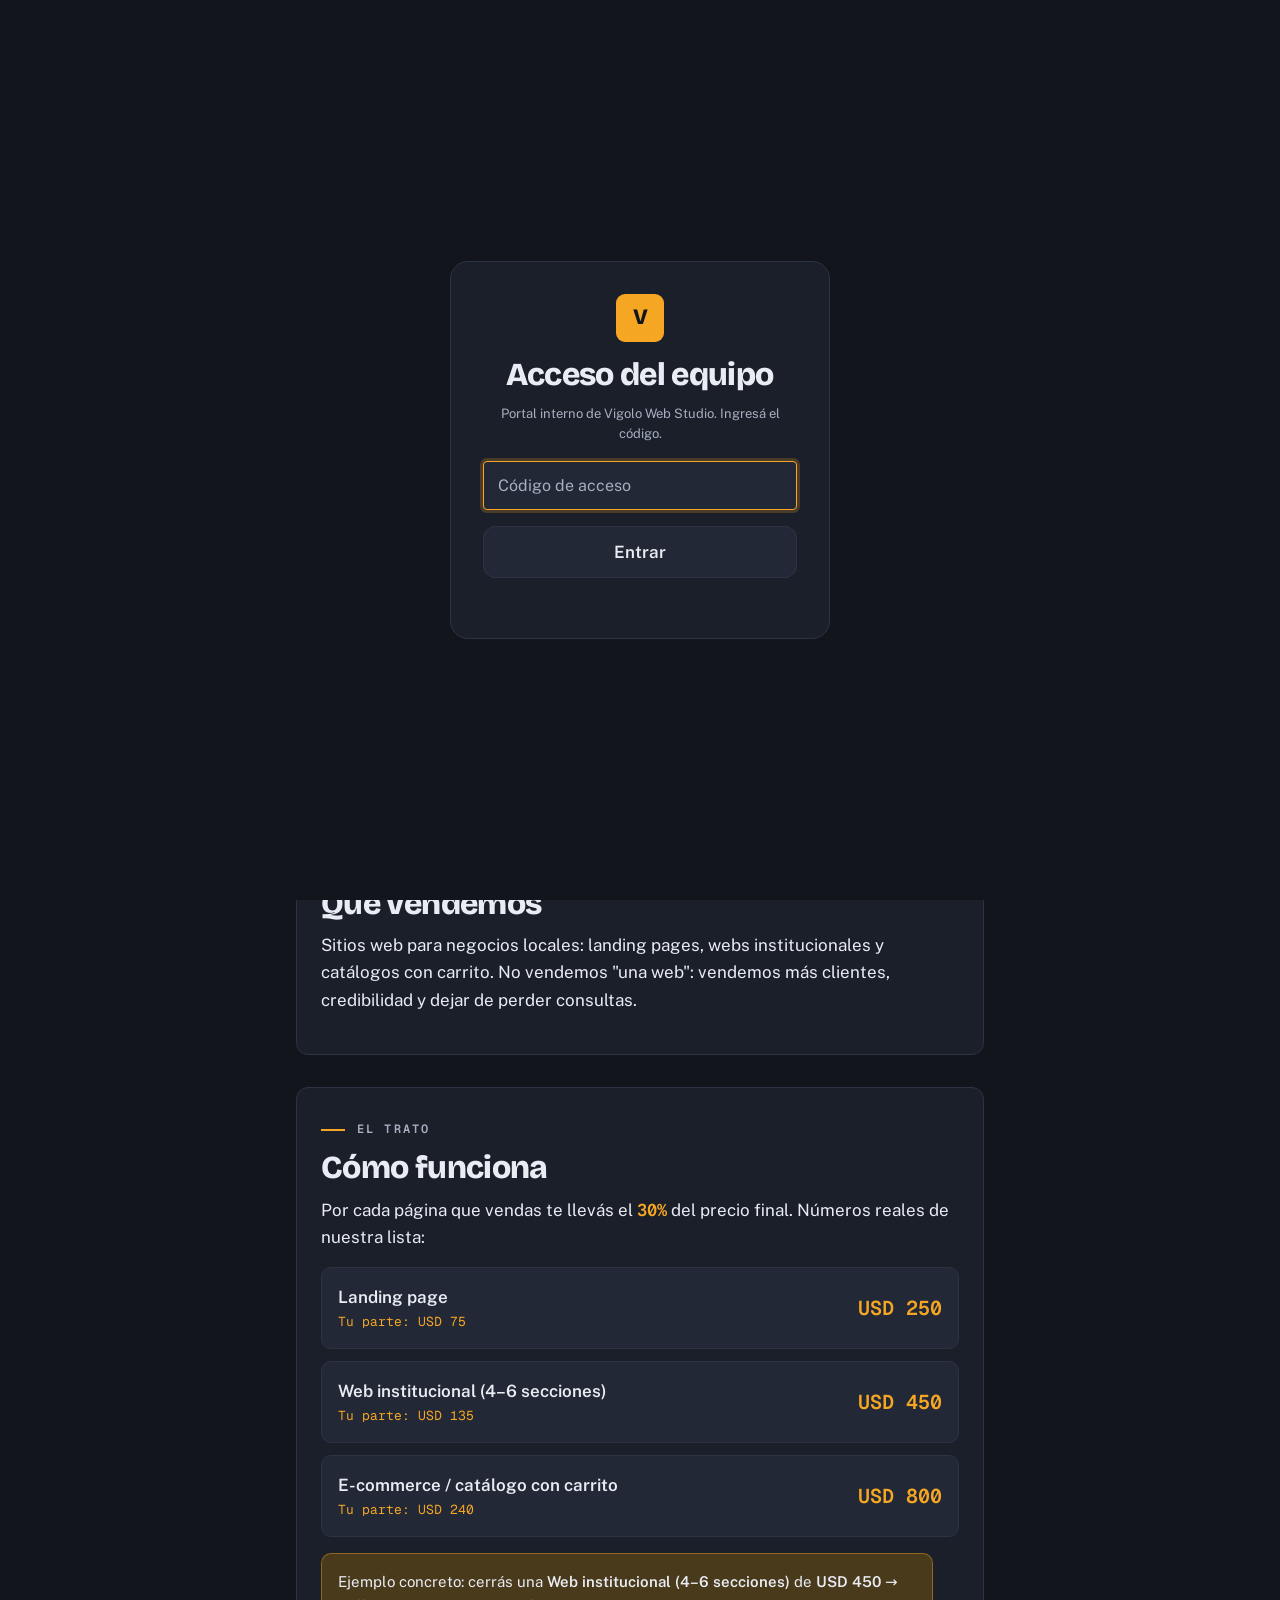
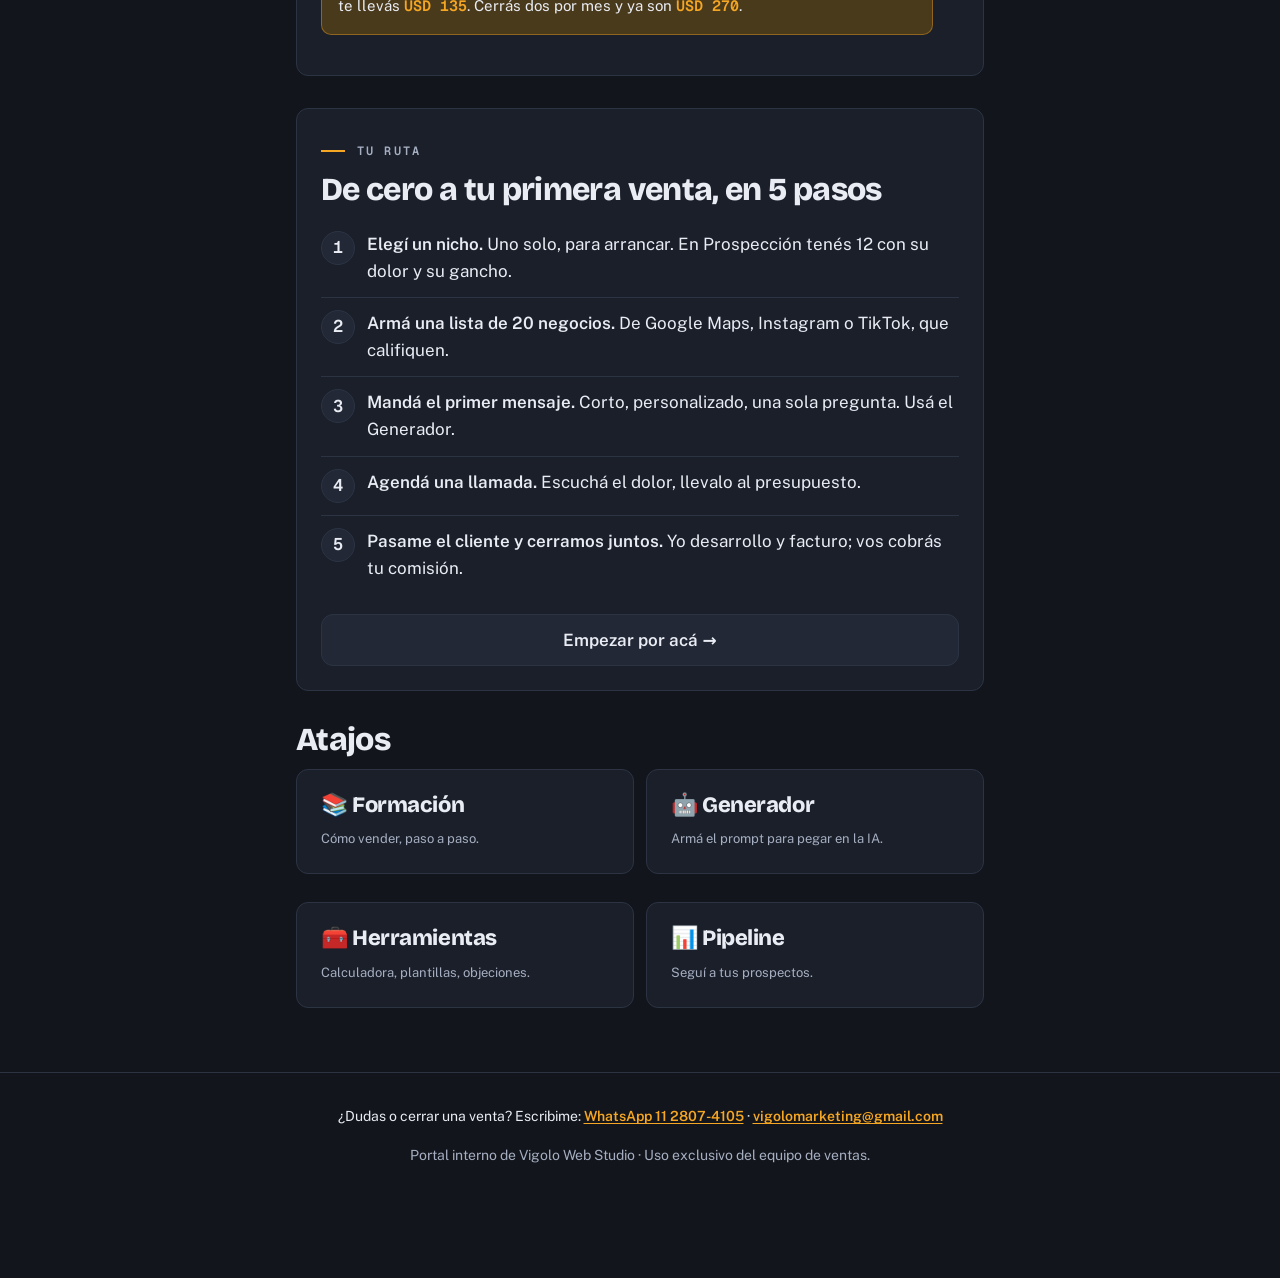
<file: index.html>
<!DOCTYPE html>
<html lang="es-AR">
<head>
  <meta charset="UTF-8">
  <meta name="viewport" content="width=device-width, initial-scale=1.0">
  <!-- Sitio interno: pedimos a los buscadores que NO lo indexen -->
  <meta name="robots" content="noindex, nofollow">
  <title>Inicio · Portal de ventas</title>
  <link rel="stylesheet" href="css/fonts.css">
  <link rel="stylesheet" href="css/styles.css">
</head>
<body>

  <!-- ===== HEADER / NAV compartido ===== -->
  <header class="site-header">
    <div class="contenedor">
      <div class="brand">
        <div class="brand-logo" aria-hidden="true">V</div>
        <div>
          <div class="brand-nombre" data-config="agencia.nombre">Vigolo Web Studio</div>
          <div class="brand-sub">Portal del equipo de ventas</div>
        </div>
      </div>
      <nav class="nav" aria-label="Navegación principal">
        <a href="index.html">Inicio</a>
        <a href="formacion.html">Formación</a>
        <a href="prospeccion.html">Prospección</a>
        <a href="generador.html">Generador</a>
        <a href="herramientas.html">Herramientas</a>
        <a href="pipeline.html">Pipeline</a>
        <a href="reglas.html">Reglas</a>
      </nav>
    </div>
  </header>

  <main class="contenedor">

    <!-- ===== HERO + FICHA DE COMISIÓN (elemento firma) ===== -->
    <section class="hero">
      <p class="eyebrow">Arranque rápido</p>
      <h1>Vendé páginas web a negocios locales. Cobrá tu parte.</h1>
      <p class="lead">
        Ayudás a negocios que facturan bien pero tienen una presencia digital
        pobre a conseguir su web. Vos prospectás y presentás; nosotros
        desarrollamos, cerramos el precio final y facturamos.
      </p>

      <!-- La Ficha de Comisión: el momento más importante de la home -->
      <div class="ficha-comision" id="ficha-comision">
        <div class="rotulo">Te llevás</div>
        <div class="cifra" id="cifra-comision" data-comision-pct>30%</div>
        <p class="pie">de cada página que vendas. Sobre el precio final cobrado.</p>
      </div>

      <div style="margin-top:24px">
        <a href="prospeccion.html" class="btn btn-dinero btn-block">Empezar por acá →</a>
      </div>
    </section>

    <!-- ===== QUÉ VENDEMOS ===== -->
    <section class="seccion">
      <div class="card">
        <p class="eyebrow">En una frase</p>
        <h2 class="mt-0">Qué vendemos</h2>
        <p>
          Sitios web para negocios locales: landing pages, webs institucionales
          y catálogos con carrito. No vendemos "una web": vendemos más clientes,
          credibilidad y dejar de perder consultas.
        </p>
      </div>
    </section>

    <!-- ===== CÓMO FUNCIONA EL TRATO (ejemplo con números reales) ===== -->
    <section class="seccion">
      <div class="card">
        <p class="eyebrow">El trato</p>
        <h2 class="mt-0">Cómo funciona</h2>
        <p>
          Por cada página que vendas te llevás el
          <span class="text-dinero" data-comision-pct>30%</span> del precio
          final. Números reales de nuestra lista:
        </p>

        <div class="precios-grid" id="precios-ejemplo">
          <div class="precio-item">
            <div>
              <div class="nombre" data-config="precios.landing.nombre">Landing page</div>
              <div class="comision-chip">Tu parte: <span data-comision-de="landing">USD 75</span></div>
            </div>
            <div class="valor" data-precio="landing">USD 250</div>
          </div>
          <div class="precio-item">
            <div>
              <div class="nombre" data-config="precios.institucional.nombre">Web institucional</div>
              <div class="comision-chip">Tu parte: <span data-comision-de="institucional">USD 135</span></div>
            </div>
            <div class="valor" data-precio="institucional">USD 450</div>
          </div>
          <div class="precio-item">
            <div>
              <div class="nombre" data-config="precios.ecommerce.nombre">E-commerce / catálogo</div>
              <div class="comision-chip">Tu parte: <span data-comision-de="ecommerce">USD 240</span></div>
            </div>
            <div class="valor" data-precio="ecommerce">USD 800</div>
          </div>
        </div>

        <p style="margin-top:16px" class="aviso">
          Ejemplo concreto: cerrás una <b data-config="precios.institucional.nombre">web institucional</b>
          de <b data-precio="institucional">USD 450</b> → te llevás
          <b class="text-dinero" data-comision-de="institucional">USD 135</b>. Cerrás dos por mes y ya
          son <b class="text-dinero" id="ejemplo-doble">USD 270</b>.
        </p>
      </div>
    </section>

    <!-- ===== RUTA DE 5 PASOS ===== -->
    <section class="seccion">
      <div class="card">
        <p class="eyebrow">Tu ruta</p>
        <h2 class="mt-0">De cero a tu primera venta, en 5 pasos</h2>
        <ol class="pasos">
          <li><div><b>Elegí un nicho.</b> Uno solo, para arrancar. En Prospección tenés 12 con su dolor y su gancho.</div></li>
          <li><div><b>Armá una lista de 20 negocios.</b> De Google Maps, Instagram o TikTok, que califiquen.</div></li>
          <li><div><b>Mandá el primer mensaje.</b> Corto, personalizado, una sola pregunta. Usá el Generador.</div></li>
          <li><div><b>Agendá una llamada.</b> Escuchá el dolor, llevalo al presupuesto.</div></li>
          <li><div><b>Pasame el cliente y cerramos juntos.</b> Yo desarrollo y facturo; vos cobrás tu comisión.</div></li>
        </ol>
        <a href="prospeccion.html" class="btn btn-primario btn-block" style="margin-top:20px">Empezar por acá →</a>
      </div>
    </section>

    <!-- ===== ATAJOS ===== -->
    <section class="seccion">
      <h2>Atajos</h2>
      <div class="grid-2">
        <a class="card" href="formacion.html" style="text-decoration:none; color:inherit">
          <h3 class="mt-0">📚 Formación</h3>
          <p style="margin:0" class="ayuda">Cómo vender, paso a paso.</p>
        </a>
        <a class="card" href="generador.html" style="text-decoration:none; color:inherit">
          <h3 class="mt-0">🤖 Generador</h3>
          <p style="margin:0" class="ayuda">Armá el prompt para pegar en la IA.</p>
        </a>
        <a class="card" href="herramientas.html" style="text-decoration:none; color:inherit">
          <h3 class="mt-0">🧰 Herramientas</h3>
          <p style="margin:0" class="ayuda">Calculadora, plantillas, objeciones.</p>
        </a>
        <a class="card" href="pipeline.html" style="text-decoration:none; color:inherit">
          <h3 class="mt-0">📊 Pipeline</h3>
          <p style="margin:0" class="ayuda">Seguí a tus prospectos.</p>
        </a>
      </div>
    </section>

  </main>

  <!-- ===== FOOTER compartido ===== -->
  <footer class="site-footer">
    <div class="contenedor">
      <div data-footer-contacto></div>
      <p style="margin-top:16px">Portal interno de <span data-config="agencia.nombre"></span> · Uso exclusivo del equipo de ventas.</p>
    </div>
  </footer>

  <script src="js/config.js"></script>
  <script src="js/app.js"></script>
  <script>
    /* Cálculos de ejemplo de la home que dependen de CONFIG. */
    document.addEventListener("DOMContentLoaded", () => {
      // "Dos por mes" del ejemplo destacado.
      const dos = comisionSobre(precioDe("institucional")) * 2;
      const elDoble = document.getElementById("ejemplo-doble");
      if (elDoble) elDoble.textContent = fmtUSD(dos);

      // Pequeña animación de la cifra de comisión (respeta reduced-motion).
      const cifra = document.getElementById("cifra-comision");
      const reduce = window.matchMedia("(prefers-reduced-motion: reduce)").matches;
      if (cifra && !reduce) {
        const objetivo = Math.round(CONFIG.comision * 100);
        let n = 0;
        const paso = Math.max(1, Math.round(objetivo / 24));
        const t = setInterval(() => {
          n += paso;
          if (n >= objetivo) { n = objetivo; clearInterval(t); }
          cifra.textContent = n + "%";
        }, 24);
      }
    });
  </script>
</body>
</html>
</file>
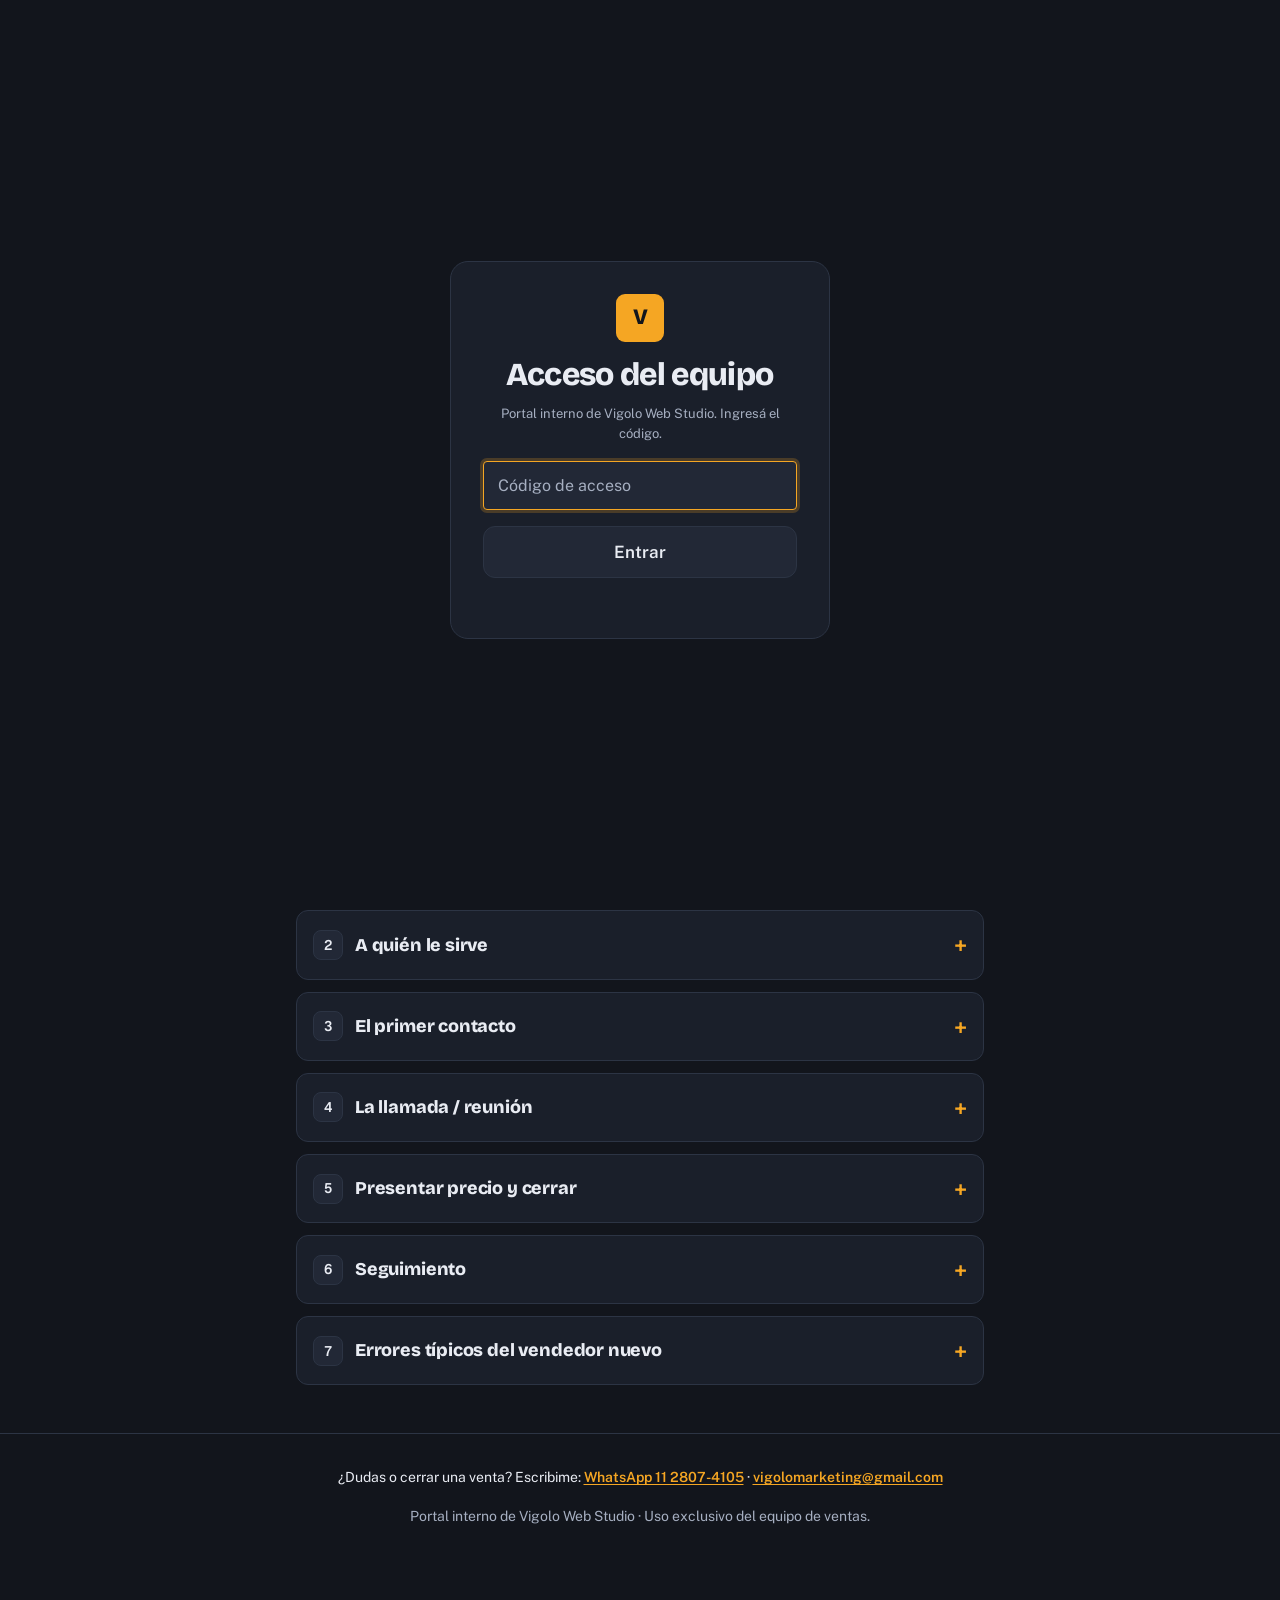
<file: formacion.html>
<!DOCTYPE html>
<html lang="es-AR">
<head>
  <meta charset="UTF-8">
  <meta name="viewport" content="width=device-width, initial-scale=1.0">
  <meta name="robots" content="noindex, nofollow">
  <title>Formación · Portal de ventas</title>
  <link rel="stylesheet" href="css/fonts.css">
  <link rel="stylesheet" href="css/styles.css">
</head>
<body>

  <header class="site-header">
    <div class="contenedor">
      <div class="brand">
        <div class="brand-logo" aria-hidden="true">V</div>
        <div>
          <div class="brand-nombre" data-config="agencia.nombre">Vigolo Web Studio</div>
          <div class="brand-sub">Portal del equipo de ventas</div>
        </div>
      </div>
      <nav class="nav" aria-label="Navegación principal">
        <a href="index.html">Inicio</a>
        <a href="formacion.html">Formación</a>
        <a href="prospeccion.html">Prospección</a>
        <a href="generador.html">Generador</a>
        <a href="herramientas.html">Herramientas</a>
        <a href="pipeline.html">Pipeline</a>
        <a href="reglas.html">Reglas</a>
      </nav>
    </div>
  </header>

  <main class="contenedor">
    <section class="seccion">
      <p class="eyebrow">Formación</p>
      <h1>Cómo vender</h1>
      <p>
        No hace falta experiencia previa. Leé esto una vez, aplicalo, y volvé
        cuando tengas dudas. Cada módulo tiene lo que <b>sí</b> hacer y lo que
        <b>no</b> hacer. Tocá para abrir.
      </p>
    </section>

    <!-- MÓDULO 1 -->
    <details class="modulo" open>
      <summary><span class="num">1</span> Qué estás vendiendo realmente</summary>
      <div class="modulo-cuerpo">
        <p>
          No vendés "una página web". Vendés el resultado: más clientes,
          credibilidad frente a la competencia, dejar de perder consultas
          que se pierden en un WhatsApp desbordado, y aparecer en Google
          cuando alguien busca lo que el negocio ofrece.
        </p>
        <p>
          El dueño no quiere HTML. Quiere facturar más y verse profesional.
          Hablale de eso, no de tecnología.
        </p>
        <div class="si-no">
          <div class="col hacer">
            <h4>Qué hacer</h4>
            <ul>
              <li>Hablar de clientes, consultas y ventas.</li>
              <li>Usar ejemplos concretos de su rubro.</li>
              <li>Mostrar cómo se ve hoy vs. cómo podría verse.</li>
            </ul>
          </div>
          <div class="col evitar">
            <h4>Qué NO hacer</h4>
            <ul>
              <li>Hablar de "responsive", "hosting" o "CMS".</li>
              <li>Vender la herramienta en vez del resultado.</li>
              <li>Dar por hecho que "todos necesitan una web".</li>
            </ul>
          </div>
        </div>
      </div>
    </details>

    <!-- MÓDULO 2 -->
    <details class="modulo">
      <summary><span class="num">2</span> A quién le sirve</summary>
      <div class="modulo-cuerpo">
        <p>
          El mejor cliente es un negocio local que <b>factura bien pero tiene
          una presencia digital pobre</b>: buen rating, movimiento real, pero
          su única "web" es un Instagram desordenado o nada.
        </p>
        <p>
          Si el negocio ya tiene una web decente, no es tu prospecto. Si no
          factura, no te va a poder pagar. Buscá el punto medio: plata + presencia floja.
        </p>
        <div class="si-no">
          <div class="col hacer">
            <h4>Qué hacer</h4>
            <ul>
              <li>Apuntar a negocios con buen rating y reseñas.</li>
              <li>Buscar rubros que ya viste que compran (ver Prospección).</li>
              <li>Priorizar los que pierden plata por no tener web.</li>
            </ul>
          </div>
          <div class="col evitar">
            <h4>Qué NO hacer</h4>
            <ul>
              <li>Ofrecerle a cualquiera que se te cruce.</li>
              <li>Insistir con negocios que apenas sobreviven.</li>
              <li>Competir con quien ya tiene una web buena.</li>
            </ul>
          </div>
        </div>
      </div>
    </details>

    <!-- MÓDULO 3 -->
    <details class="modulo">
      <summary><span class="num">3</span> El primer contacto</summary>
      <div class="modulo-cuerpo">
        <p>Reglas del mensaje frío. Esto define si te contestan o te ignoran:</p>
        <ul>
          <li><b>Corto:</b> 3 a 5 líneas, se lee en 5 segundos.</li>
          <li><b>Personalizado:</b> mencioná algo específico y real del negocio.</li>
          <li><b>Una sola pregunta:</b> fácil de responder con una frase.</li>
          <li><b>Sin link</b> en el primer mensaje (parece spam y no lo abren).</li>
          <li><b>Sin precio</b> todavía (primero el interés, después el número).</li>
        </ul>
        <p>Usá el <a href="generador.html">Generador</a> para armarlos rápido.</p>
        <div class="si-no">
          <div class="col hacer">
            <h4>Qué hacer</h4>
            <ul>
              <li>Nombrar algo verificable ("vi que tenés 400 reseñas").</li>
              <li>Sonar a persona, no a plantilla.</li>
              <li>Terminar en una pregunta simple.</li>
            </ul>
          </div>
          <div class="col evitar">
            <h4>Qué NO hacer</h4>
            <ul>
              <li>"Hola, espero que estés muy bien..." (borralo).</li>
              <li>Mandar un catálogo o PDF de arranque.</li>
              <li>Copiar y pegar el mismo texto a 20 negocios.</li>
            </ul>
          </div>
        </div>
      </div>
    </details>

    <!-- MÓDULO 4 -->
    <details class="modulo">
      <summary><span class="num">4</span> La llamada / reunión</summary>
      <div class="modulo-cuerpo">
        <p>
          Tu trabajo en la llamada es <b>escuchar</b>, no presentar. El que
          más pregunta, controla. Preguntas de descubrimiento:
        </p>
        <ul>
          <li>¿Cómo te llegan hoy los clientes nuevos?</li>
          <li>¿Cuántas consultas por semana se te escapan por no contestar a tiempo?</li>
          <li>Cuando alguien te busca en Google, ¿qué encuentra?</li>
          <li>¿Qué te gustaría que la gente pudiera hacer sin escribirte?</li>
        </ul>
        <p>
          Anotá el dolor con sus palabras. Después presentás la web como la
          solución a <b>ese</b> dolor, no como un producto genérico.
        </p>
        <div class="si-no">
          <div class="col hacer">
            <h4>Qué hacer</h4>
            <ul>
              <li>Dejar hablar y anotar.</li>
              <li>Repetir su dolor con sus palabras.</li>
              <li>Llevar la charla hacia el presupuesto con naturalidad.</li>
            </ul>
          </div>
          <div class="col evitar">
            <h4>Qué NO hacer</h4>
            <ul>
              <li>Monologar sobre lo que hacés.</li>
              <li>Prometer plazos o funcionalidades (eso lo defino yo).</li>
              <li>Tirar el precio en los primeros 2 minutos.</li>
            </ul>
          </div>
        </div>
      </div>
    </details>

    <!-- MÓDULO 5 -->
    <details class="modulo">
      <summary><span class="num">5</span> Presentar precio y cerrar</summary>
      <div class="modulo-cuerpo">
        <p>
          Cuando ya entendés el dolor, presentás. Tres técnicas simples:
        </p>
        <ul>
          <li><b>Anclaje:</b> mostrá primero la opción más completa, después la
              intermedia se ve razonable.</li>
          <li><b>Opciones, no sí/no:</b> "¿Arrancamos con la institucional o
              preferís la landing para probar?" en vez de "¿la querés?".</li>
          <li><b>Seña del 50%:</b> se reserva el proyecto con la seña. Sin seña,
              no hay fecha de inicio.</li>
        </ul>
        <p class="aviso">
          Recordá: el precio final lo confirmo yo si hace falta. Vos presentás
          los precios de referencia y, si hay que ajustar, me pasás el cliente.
        </p>
        <div class="si-no">
          <div class="col hacer">
            <h4>Qué hacer</h4>
            <ul>
              <li>Dar el precio con seguridad y callarte.</li>
              <li>Ofrecer opciones cerradas.</li>
              <li>Pedir la seña para reservar el lugar.</li>
            </ul>
          </div>
          <div class="col evitar">
            <h4>Qué NO hacer</h4>
            <ul>
              <li>Pedir perdón por el precio o justificarlo de más.</li>
              <li>Dar descuentos por tu cuenta.</li>
              <li>Cerrar sin seña "porque es buena gente".</li>
            </ul>
          </div>
        </div>
      </div>
    </details>

    <!-- MÓDULO 6 -->
    <details class="modulo">
      <summary><span class="num">6</span> Seguimiento</summary>
      <div class="modulo-cuerpo">
        <p>
          La mayoría de las ventas se caen por no seguir. Cadencia de 4 toques:
        </p>
        <ul>
          <li><b>Día 1:</b> primer mensaje.</li>
          <li><b>Día 3:</b> seguimiento suave, aportando algo (una idea, un ejemplo).</li>
          <li><b>Día 7:</b> recordatorio con una pregunta distinta.</li>
          <li><b>Día 14:</b> último toque honesto ("¿lo dejamos para más adelante?").</li>
        </ul>
        <p>
          Si después del día 14 no hay respuesta, soltá y cargá "próximo toque"
          para dentro de 1–2 meses en el <a href="pipeline.html">Pipeline</a>.
          Soltar no es perder: es no quemarte.
        </p>
        <div class="si-no">
          <div class="col hacer">
            <h4>Qué hacer</h4>
            <ul>
              <li>Aportar algo en cada toque, no solo "¿viste mi mensaje?".</li>
              <li>Variar el ángulo cada vez.</li>
              <li>Cerrar el ciclo con una fecha para reintentar.</li>
            </ul>
          </div>
          <div class="col evitar">
            <h4>Qué NO hacer</h4>
            <ul>
              <li>Mandar 5 mensajes iguales en 2 días.</li>
              <li>Desaparecer después del primer "no".</li>
              <li>Tomarte el silencio como algo personal.</li>
            </ul>
          </div>
        </div>
      </div>
    </details>

    <!-- MÓDULO 7 -->
    <details class="modulo">
      <summary><span class="num">7</span> Errores típicos del vendedor nuevo</summary>
      <div class="modulo-cuerpo">
        <ul>
          <li><b>Hablar de más.</b> Vendés escuchando, no explicando.</li>
          <li><b>Perseguir a cualquiera.</b> Mejor 20 buenos prospectos que 100 malos.</li>
          <li><b>Mandar link y precio de arranque.</b> Espantás antes de generar interés.</li>
          <li><b>No hacer seguimiento.</b> Ahí está el 80% de las ventas.</li>
          <li><b>Prometer cosas que no controlás.</b> Plazos y features los defino yo.</li>
          <li><b>Bajar el precio al primer "es caro".</b> Primero mostrá valor.</li>
          <li><b>No anotar nada.</b> Sin pipeline, se te escapa todo.</li>
        </ul>
        <a href="prospeccion.html" class="btn btn-primario btn-block">Ahora sí: a prospectar →</a>
      </div>
    </details>

  </main>

  <footer class="site-footer">
    <div class="contenedor">
      <div data-footer-contacto></div>
      <p style="margin-top:16px">Portal interno de <span data-config="agencia.nombre"></span> · Uso exclusivo del equipo de ventas.</p>
    </div>
  </footer>

  <script src="js/config.js"></script>
  <script src="js/app.js"></script>
</body>
</html>
</file>
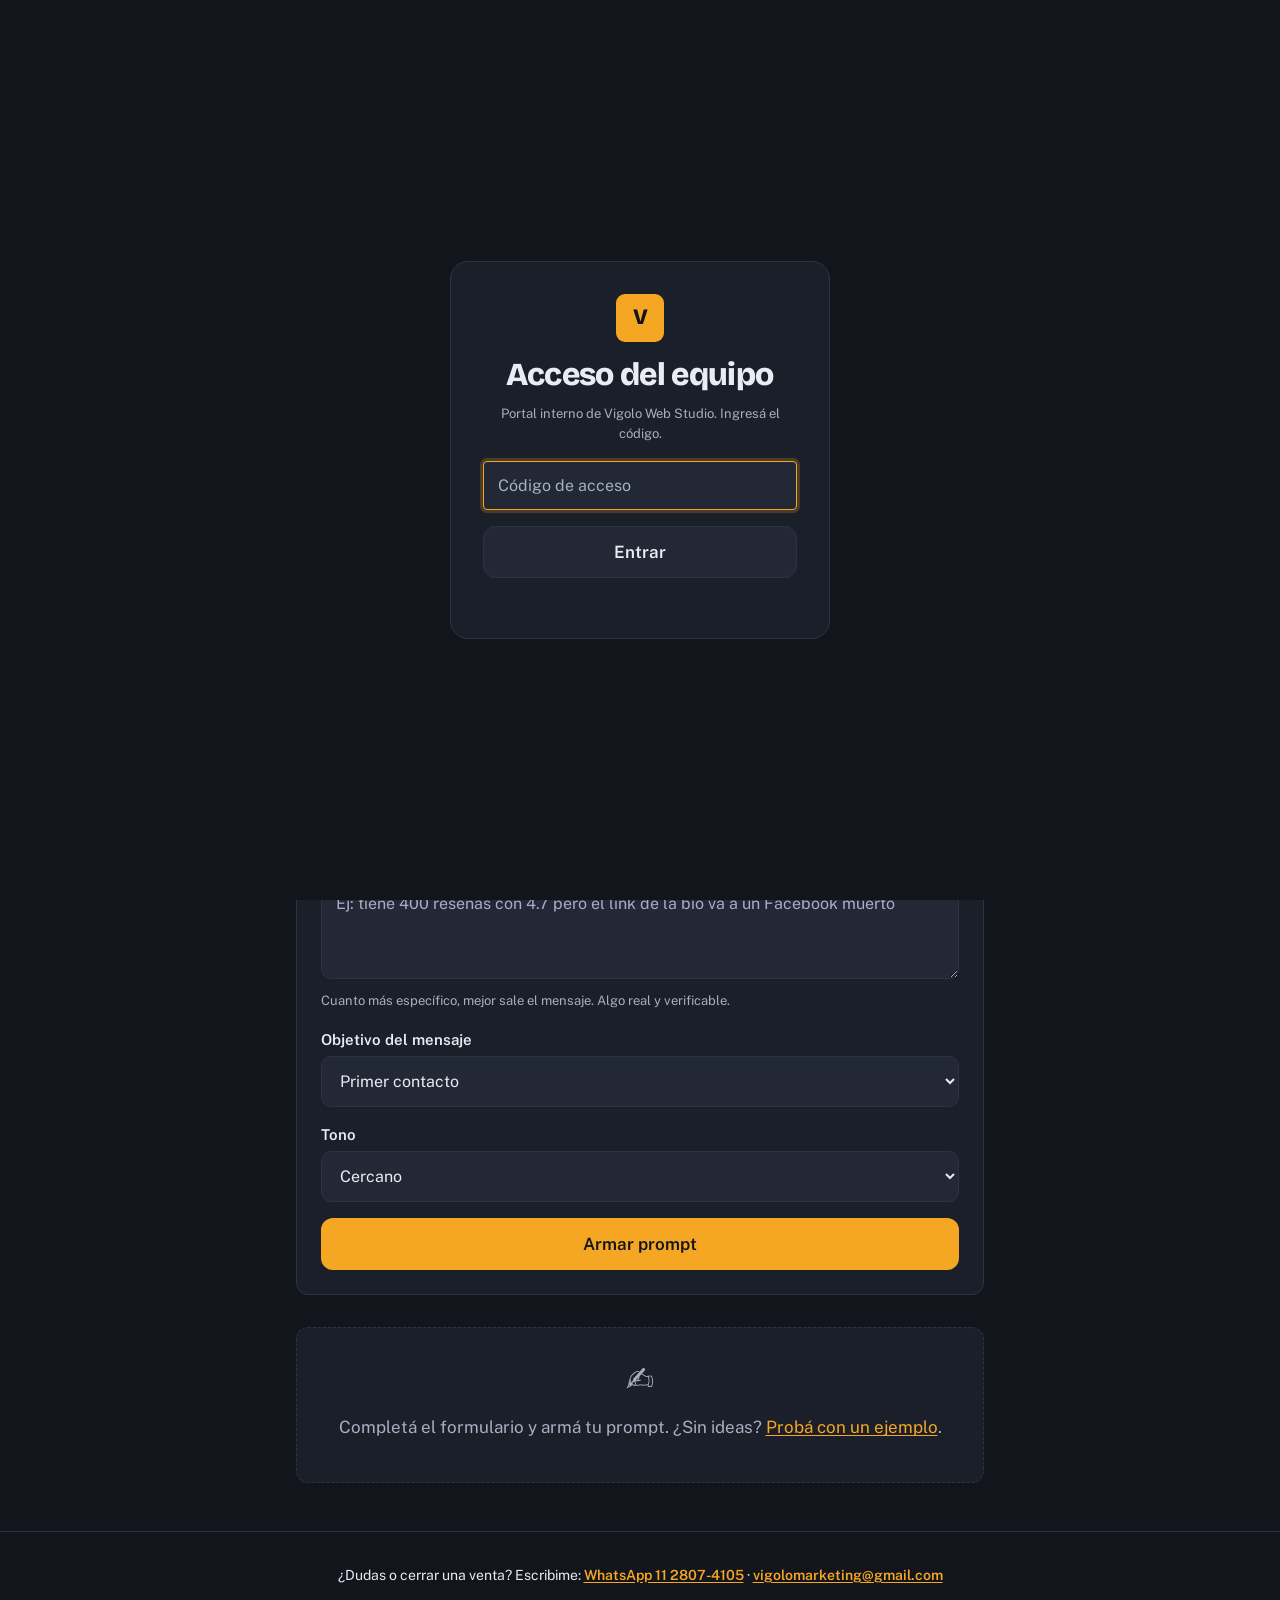
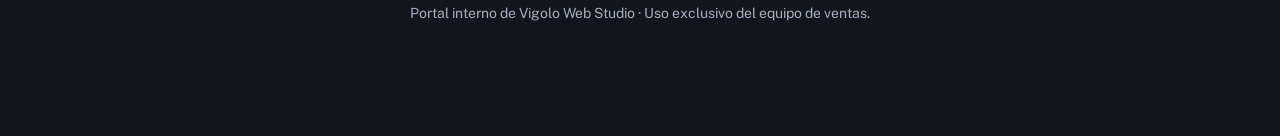
<file: generador.html>
<!DOCTYPE html>
<html lang="es-AR">
<head>
  <meta charset="UTF-8">
  <meta name="viewport" content="width=device-width, initial-scale=1.0">
  <meta name="robots" content="noindex, nofollow">
  <title>Armador de prompts · Portal de ventas</title>
  <link rel="stylesheet" href="css/fonts.css">
  <link rel="stylesheet" href="css/styles.css">
</head>
<body>

  <header class="site-header">
    <div class="contenedor">
      <div class="brand">
        <div class="brand-logo" aria-hidden="true">V</div>
        <div>
          <div class="brand-nombre" data-config="agencia.nombre">Vigolo Web Studio</div>
          <div class="brand-sub">Portal del equipo de ventas</div>
        </div>
      </div>
      <nav class="nav" aria-label="Navegación principal">
        <a href="index.html">Inicio</a>
        <a href="formacion.html">Formación</a>
        <a href="prospeccion.html">Prospección</a>
        <a href="generador.html">Generador</a>
        <a href="herramientas.html">Herramientas</a>
        <a href="pipeline.html">Pipeline</a>
        <a href="reglas.html">Reglas</a>
      </nav>
    </div>
  </header>

  <main class="contenedor">
    <section class="seccion">
      <p class="eyebrow">Armador de prompts</p>
      <h1>Armá el pedido perfecto para la IA</h1>

      <!-- Cartel de 2 líneas: cómo funciona -->
      <div class="aviso" id="como-funciona">
        <b>Cómo funciona:</b> completás los datos y armamos un texto (prompt) listo.
        Lo copiás, abrís <b>ChatGPT</b>, <b>Gemini</b> o <b>Claude</b>, lo pegás y te devuelve 3 versiones del mensaje.
      </div>
    </section>

    <!-- FORMULARIO (el mismo de siempre) -->
    <section class="seccion">
      <form class="card" id="form-gen">
        <div class="campo">
          <label for="negocio">Nombre del negocio</label>
          <input type="text" id="negocio" name="negocio" placeholder="Ej: Cabañas Los Nogales" required>
        </div>

        <div class="campo">
          <label for="rubro">Rubro</label>
          <select id="rubro" name="rubro" required></select>
        </div>

        <div class="campo">
          <label for="ciudad">Ciudad</label>
          <input type="text" id="ciudad" name="ciudad" placeholder="Ej: Bariloche">
        </div>

        <div class="campo">
          <label for="canal">Canal</label>
          <select id="canal" name="canal" required></select>
        </div>

        <div class="campo">
          <label for="observacion">¿Qué observaste del negocio?</label>
          <textarea id="observacion" name="observacion"
            placeholder="Ej: tiene 400 reseñas con 4.7 pero el link de la bio va a un Facebook muerto"></textarea>
          <p class="ayuda">Cuanto más específico, mejor sale el mensaje. Algo real y verificable.</p>
        </div>

        <div class="campo">
          <label for="objetivo">Objetivo del mensaje</label>
          <select id="objetivo" name="objetivo" required></select>
        </div>

        <div class="campo">
          <label for="tono">Tono</label>
          <select id="tono" name="tono" required></select>
        </div>

        <button type="submit" class="btn btn-dinero btn-block" id="btn-generar">Armar prompt</button>
      </form>
    </section>

    <!-- RESULTADO / ESTADOS -->
    <section class="seccion" id="resultado" aria-live="polite">
      <!-- Estado vacío por defecto (se reemplaza al armar el prompt) -->
      <div class="estado" id="estado-vacio">
        <div class="icono">✍️</div>
        <p>Completá el formulario y armá tu prompt. ¿Sin ideas?
           <a href="#" id="cargar-ejemplo">Probá con un ejemplo</a>.</p>
      </div>
    </section>

  </main>

  <footer class="site-footer">
    <div class="contenedor">
      <div data-footer-contacto></div>
      <p style="margin-top:16px">Portal interno de <span data-config="agencia.nombre"></span> · Uso exclusivo del equipo de ventas.</p>
    </div>
  </footer>

  <!-- Espejo de datos para funcionar con doble clic -->
  <script src="data/nichos.js"></script>
  <script src="js/config.js"></script>
  <script src="js/app.js"></script>
  <script src="js/pipeline.js"></script>
  <script>
    document.addEventListener("DOMContentLoaded", async () => {
      const $ = (id) => document.getElementById(id);

      /* --- Poblar selects desde CONFIG y nichos --- */
      const nichos = (await cargarJSON("data/nichos.json", "NICHOS")) || [];
      const selRubro = $("rubro");
      nichos.forEach((n) => selRubro.add(new Option(n.nombre, n.id)));
      if (nichos.length === 0) selRubro.add(new Option("Negocio local", "otro"));

      CONFIG.canales.forEach((c) => $("canal").add(new Option(c.nombre, c.id)));
      CONFIG.objetivos.forEach((o) => $("objetivo").add(new Option(o.nombre, o.id)));
      CONFIG.tonos.forEach((t) => $("tono").add(new Option(t.nombre, t.id)));

      /* --- Preseleccionar nicho si viene en la URL (?nicho=cabanas) --- */
      const params = new URLSearchParams(location.search);
      const nichoURL = params.get("nicho");
      if (nichoURL) selRubro.value = nichoURL;

      /* --- Ejemplo precargado --- */
      $("cargar-ejemplo").addEventListener("click", (e) => {
        e.preventDefault();
        $("negocio").value = "Cabañas Los Nogales";
        if (nichos.some((n) => n.id === "cabanas")) selRubro.value = "cabanas";
        $("ciudad").value = "Villa General Belgrano";
        $("canal").value = "instagram";
        $("observacion").value = "Tiene 4.7 con 320 reseñas pero la bio no tiene link a ningún sitio, solo a un Facebook sin actividad.";
        $("objetivo").value = "primer_contacto";
        $("tono").value = "cercano";
        $("negocio").scrollIntoView({ behavior: "smooth", block: "center" });
      });

      /* --- Arma el texto del prompt con todos los datos + instrucciones --- */
      function armarPrompt(d) {
        const agencia = CONFIG.agencia.nombre;
        // Solo incluimos las líneas que el vendedor completó.
        const datos = [
          `- Negocio: ${d.negocio}`,
          `- Rubro: ${d.rubro}`,
          d.ciudad ? `- Ciudad: ${d.ciudad}` : "",
          `- Canal por el que le voy a escribir: ${d.canal}`,
          d.observacion ? `- Qué observé del negocio: ${d.observacion}` : "",
          `- Tono deseado: ${d.tono}`,
        ].filter(Boolean).join("\n");

        return (
`Sos un vendedor de ${agencia}, una agencia de desarrollo web en Argentina.
Escribí en español rioplatense (voseo), natural, como una persona real y no como una plantilla.

Necesito 3 versiones de un mensaje de "${d.objetivo}" para este negocio:

${datos}

Reglas del mensaje (cumplilas TODAS):
- Entre 3 y 5 líneas. Se tiene que leer en 5 segundos.
- Mencioná algo específico y verificable del negocio (usá lo que observé arriba).
- NO incluyas precios ni links.
- Nada de "hola, espero que estés muy bien" ni fórmulas de plantilla.
- Terminá con UNA sola pregunta, fácil de responder.
- Que suene a persona, no a robot.

Devolveme:
1) Las 3 versiones numeradas. Debajo de cada una, una línea corta explicando su ángulo.
2) Un mensaje de seguimiento para mandar 3 días después si no contesta.
3) 2 objeciones probables de este rubro, cada una con una respuesta corta.`
        );
      }

      /* --- Render del resultado (prompt + copiar + botones de IA) --- */
      function renderResultado(cont, prompt, d) {
        cont.innerHTML = "";

        // 1) Recordatorio de cómo seguir (2 líneas)
        const cartel = document.createElement("div");
        cartel.className = "aviso";
        cartel.innerHTML =
          `<b>Ya está.</b> Copiá el prompt, abrí uno de los asistentes de abajo y pegalo. ` +
          `Te va a devolver 3 versiones del mensaje para ${escapar(d.negocio || "el negocio")}.`;
        cont.appendChild(cartel);

        // 2) Botón grande "Copiar prompt" + caja con el texto
        const box = document.createElement("div");
        box.className = "card";
        box.innerHTML = `
          <button class="btn btn-dinero btn-block btn-copiar" type="button"
                  data-copiar-target="#prompt-texto">📋 Copiar prompt</button>
          <textarea id="prompt-texto" class="prompt-texto" rows="16"
                    aria-label="Texto del prompt">${escapar(prompt)}</textarea>
          <p class="ayuda">Podés editarlo antes de copiar si querés ajustar algo.</p>`;
        cont.appendChild(box);

        // 3) Botones que abren los asistentes de IA (desde CONFIG.iaLinks)
        const abrir = document.createElement("div");
        abrir.className = "card";
        abrir.innerHTML = `<h3 class="mt-0">Abrí un asistente y pegá</h3>`;
        const fila = document.createElement("div");
        fila.className = "ia-botones";
        CONFIG.iaLinks.forEach((ia) => {
          const a = document.createElement("a");
          a.className = "btn btn-primario";
          a.href = ia.url;
          a.target = "_blank";
          a.rel = "noopener";
          a.textContent = `${ia.emoji} ${ia.nombre}`;
          fila.appendChild(a);
        });
        abrir.appendChild(fila);
        cont.appendChild(abrir);

        // 4) Guardar como prospecto (aprovecha los datos ya cargados)
        const guardar = document.createElement("button");
        guardar.className = "btn btn-fantasma btn-block guardar-prospecto";
        guardar.type = "button";
        guardar.textContent = "＋ Guardar este negocio como prospecto";
        guardar.addEventListener("click", () => {
          const ok = guardarProspectoDesdeGenerador({
            negocio: d.negocio, rubro: d.rubro, canal: d.canal, notas: d.observacion,
          });
          if (ok) {
            guardar.textContent = "✓ Guardado en Pipeline";
            guardar.classList.add("ok");
            guardar.disabled = true;
          }
        });
        cont.appendChild(guardar);

        cont.scrollIntoView({ behavior: "smooth", block: "start" });
      }

      /* --- Submit: NO llama a ninguna API, arma el prompt en pantalla --- */
      $("form-gen").addEventListener("submit", (e) => {
        e.preventDefault();
        const rubroNombre = selRubro.options[selRubro.selectedIndex]?.text || "negocio local";
        const d = {
          negocio: $("negocio").value.trim(),
          rubro: rubroNombre,
          ciudad: $("ciudad").value.trim(),
          canal: $("canal").options[$("canal").selectedIndex].text,
          observacion: $("observacion").value.trim(),
          objetivo: $("objetivo").options[$("objetivo").selectedIndex].text,
          tono: $("tono").options[$("tono").selectedIndex].text,
        };
        renderResultado($("resultado"), armarPrompt(d), d);
      });
    });
  </script>
</body>
</html>
</file>
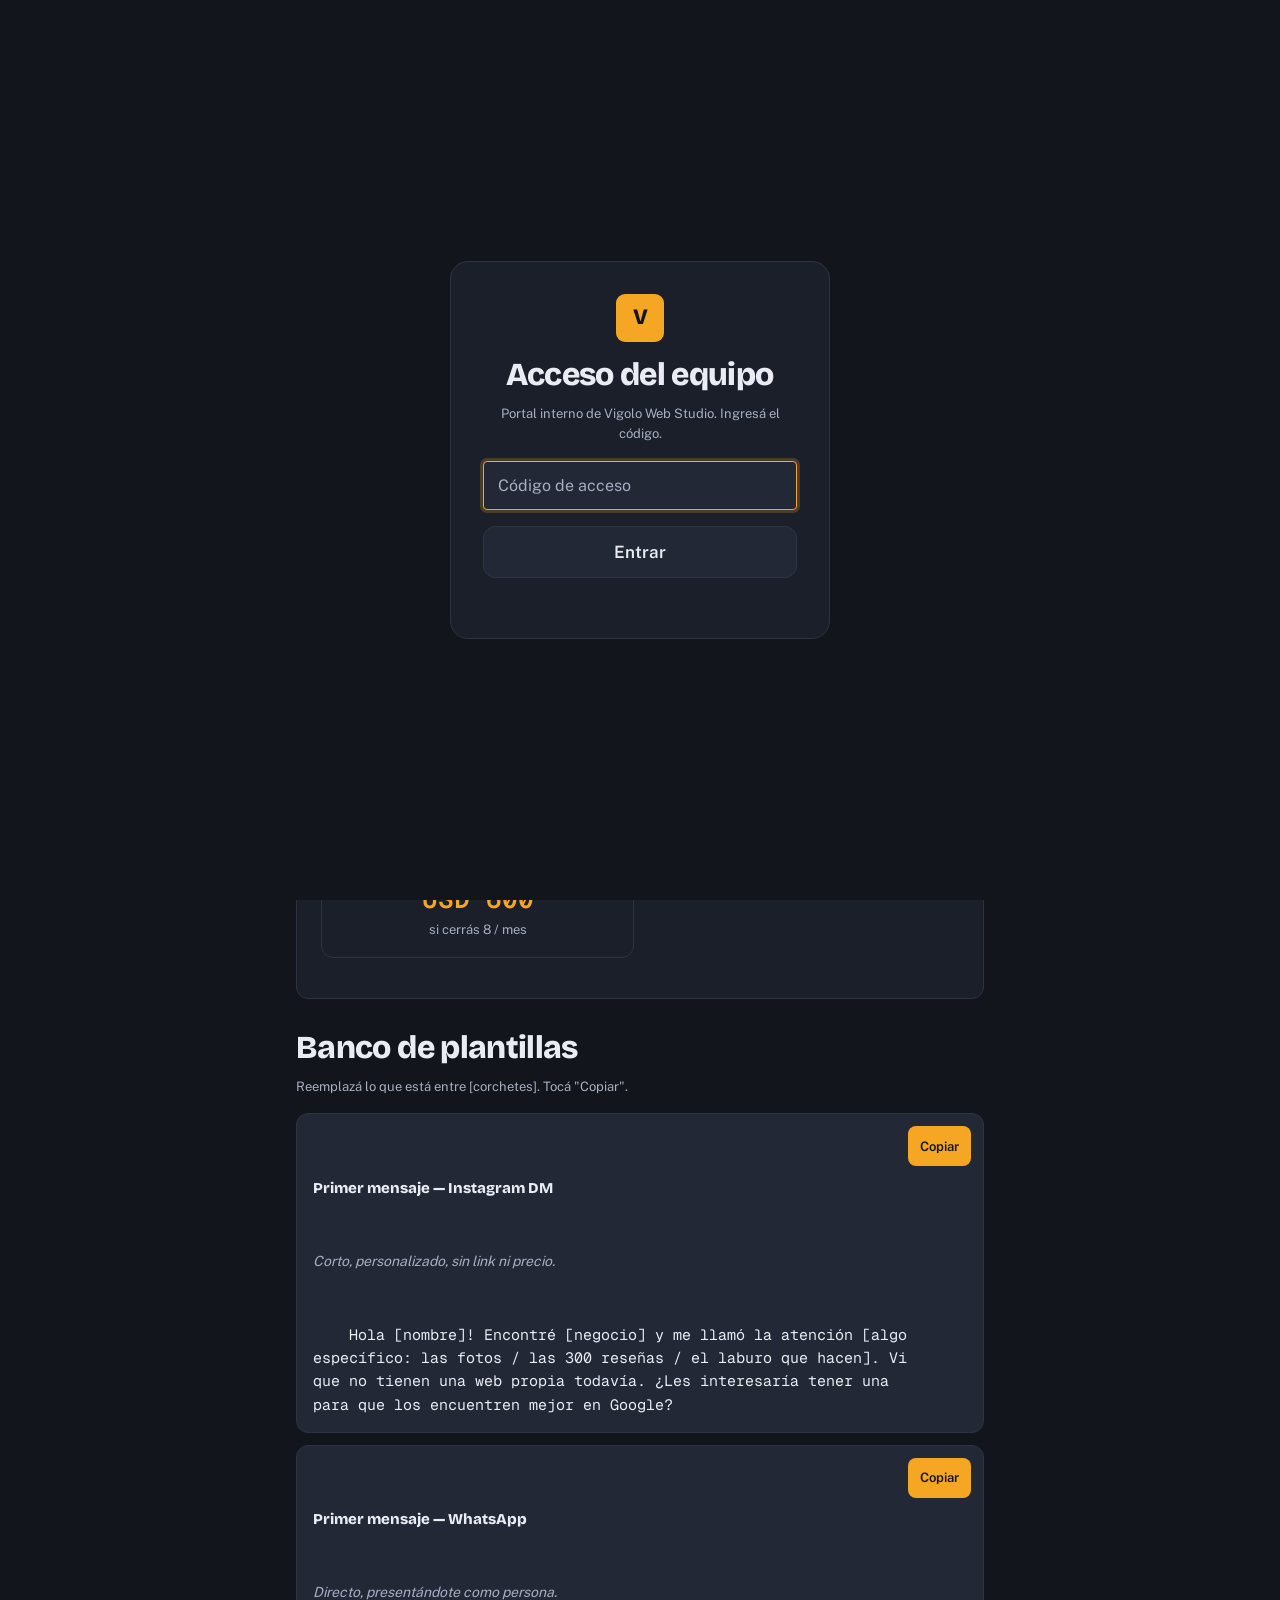
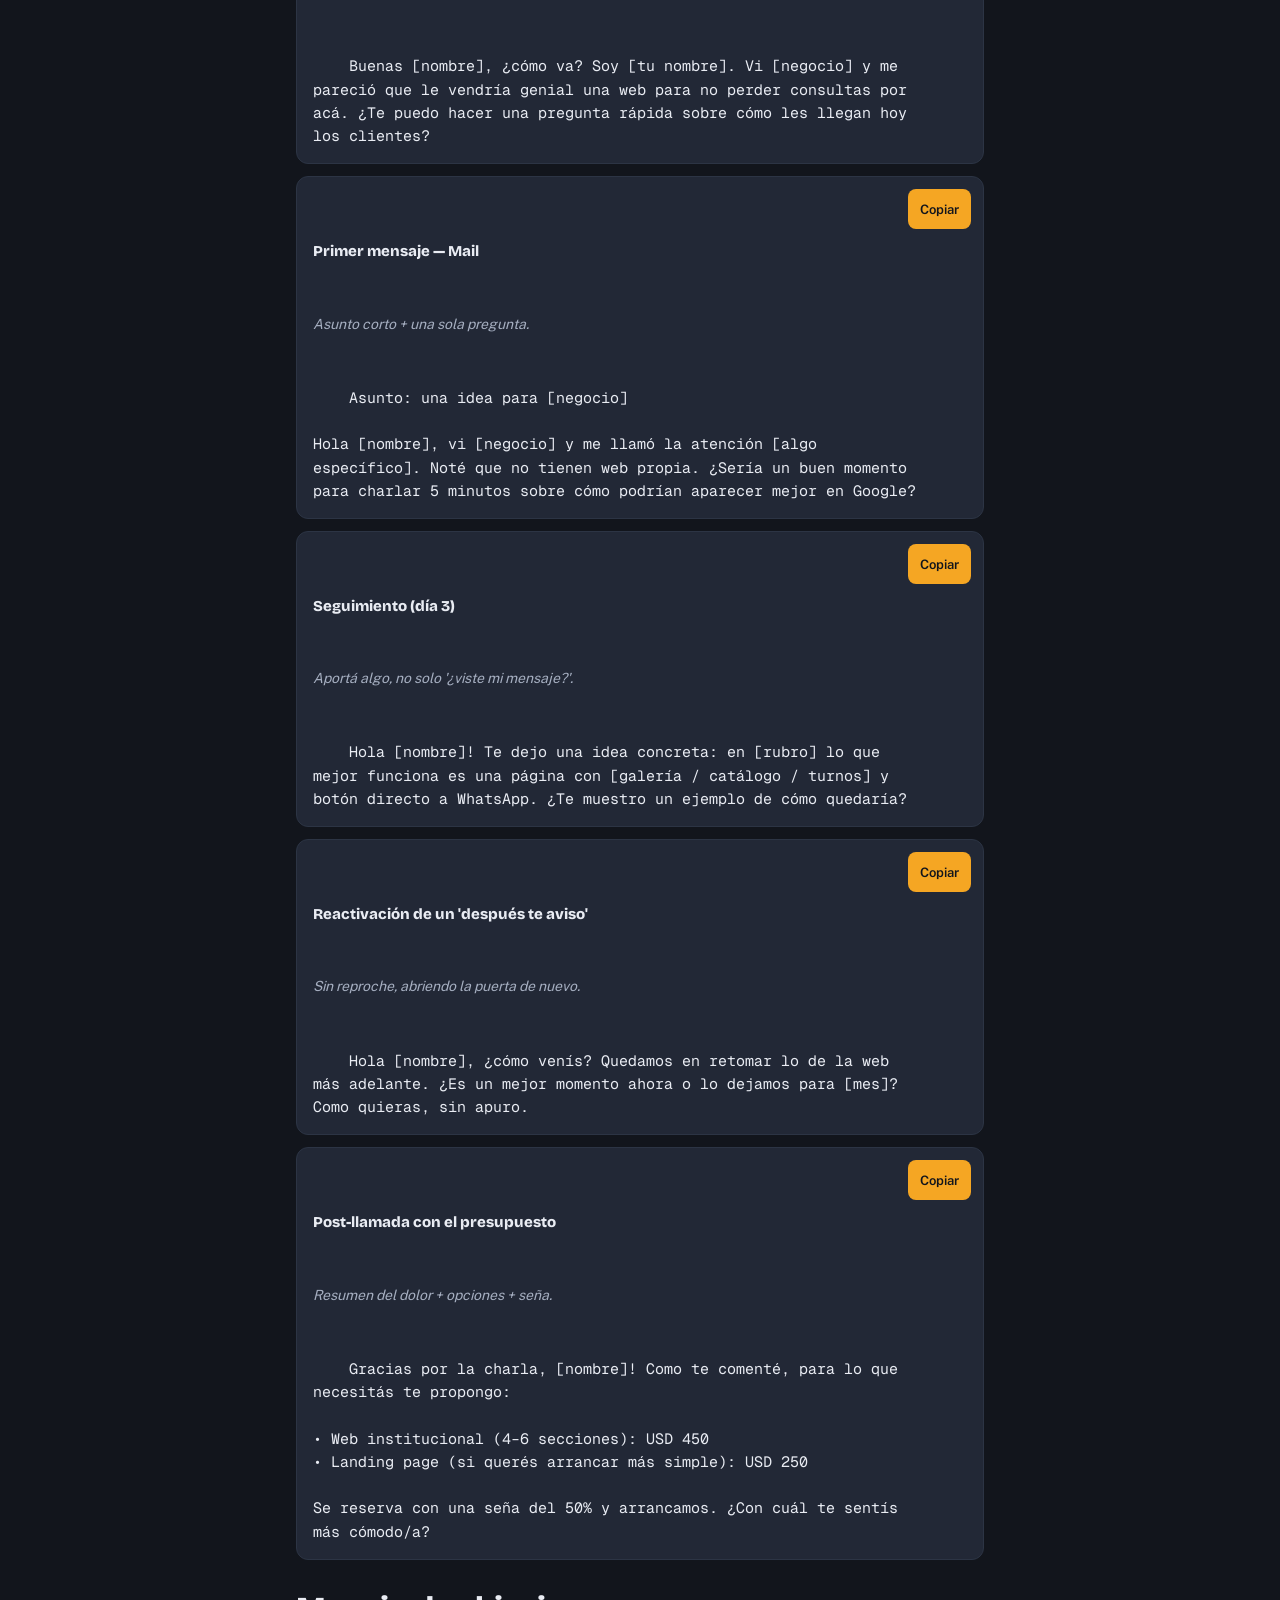
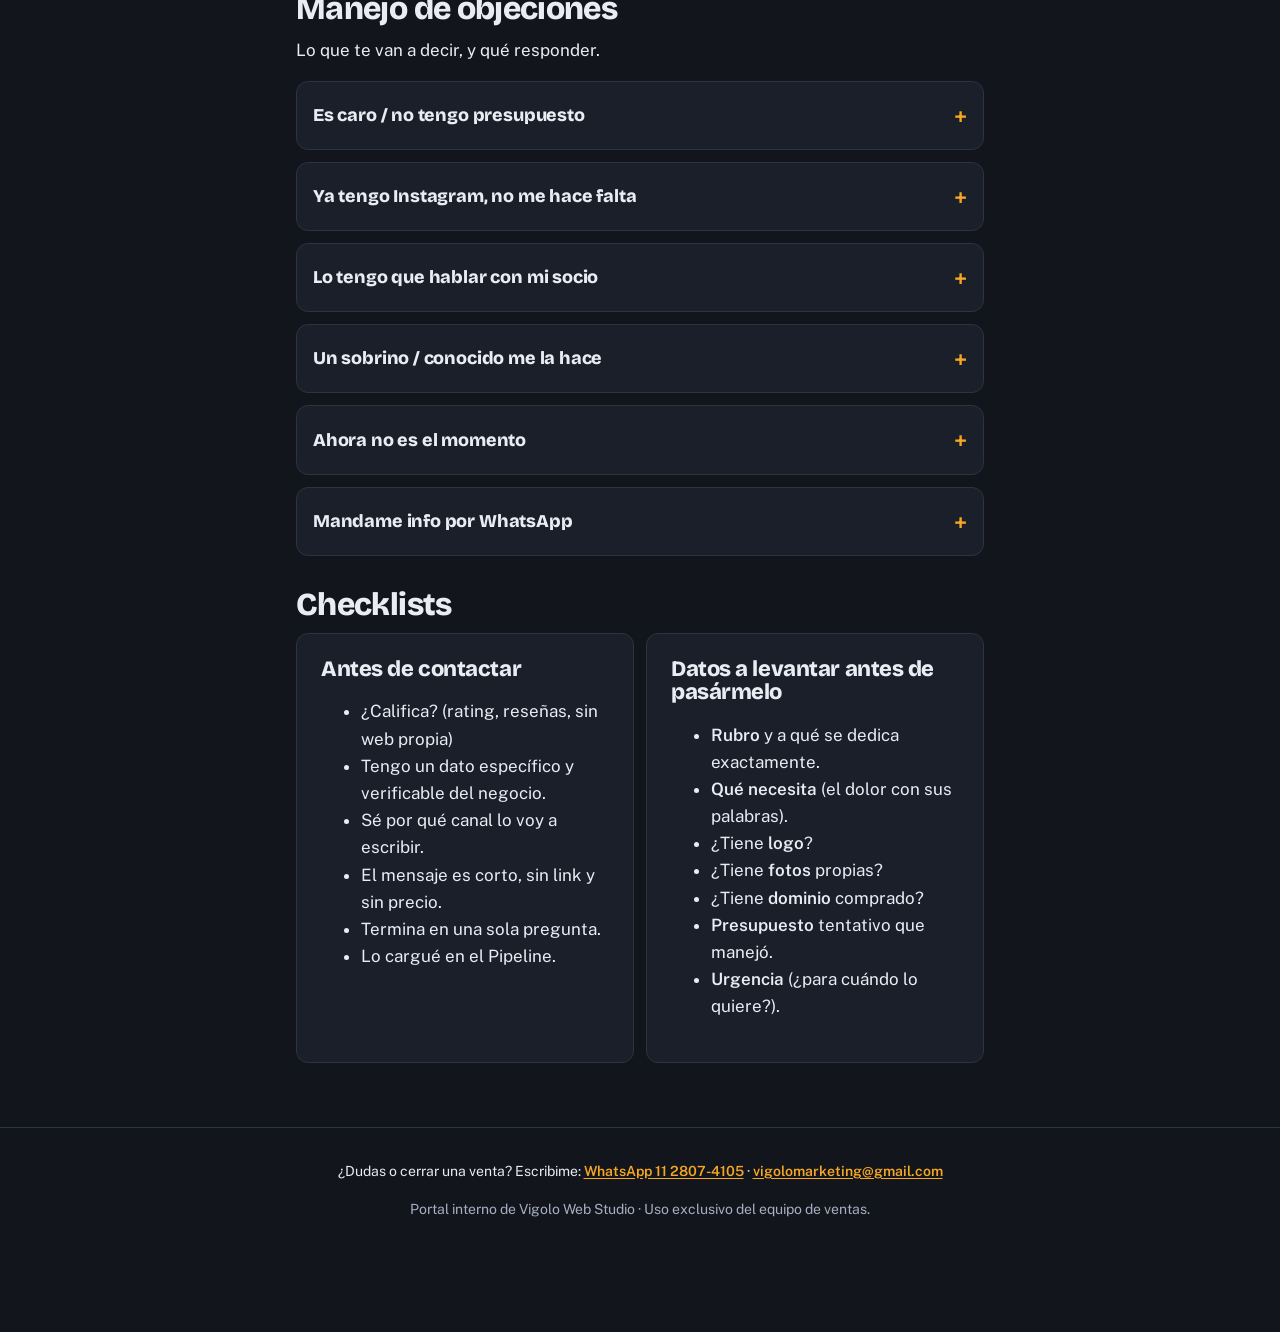
<file: herramientas.html>
<!DOCTYPE html>
<html lang="es-AR">
<head>
  <meta charset="UTF-8">
  <meta name="viewport" content="width=device-width, initial-scale=1.0">
  <meta name="robots" content="noindex, nofollow">
  <title>Herramientas · Portal de ventas</title>
  <link rel="stylesheet" href="css/fonts.css">
  <link rel="stylesheet" href="css/styles.css">
</head>
<body>

  <header class="site-header">
    <div class="contenedor">
      <div class="brand">
        <div class="brand-logo" aria-hidden="true">V</div>
        <div>
          <div class="brand-nombre" data-config="agencia.nombre">Vigolo Web Studio</div>
          <div class="brand-sub">Portal del equipo de ventas</div>
        </div>
      </div>
      <nav class="nav" aria-label="Navegación principal">
        <a href="index.html">Inicio</a>
        <a href="formacion.html">Formación</a>
        <a href="prospeccion.html">Prospección</a>
        <a href="generador.html">Generador</a>
        <a href="herramientas.html">Herramientas</a>
        <a href="pipeline.html">Pipeline</a>
        <a href="reglas.html">Reglas</a>
      </nav>
    </div>
  </header>

  <main class="contenedor">
    <section class="seccion">
      <p class="eyebrow">Herramientas</p>
      <h1>Todo lo que necesitás a mano</h1>
    </section>

    <!-- CALCULADORA DE COMISIÓN -->
    <section class="seccion">
      <div class="card">
        <h2 class="mt-0">Calculadora de comisión</h2>
        <div class="campo">
          <label for="calc-producto">Producto</label>
          <select id="calc-producto"></select>
        </div>
        <div class="campo" id="calc-libre-wrap">
          <label for="calc-precio">Precio (USD)</label>
          <input type="number" id="calc-precio" min="0" step="10" inputmode="numeric">
          <p class="ayuda">Elegí un producto o poné un precio libre.</p>
        </div>

        <div class="ficha-comision" style="margin-top:8px">
          <div class="rotulo">Tu comisión (<span data-comision-pct>30%</span>)</div>
          <div class="cifra" id="calc-comision">USD 0</div>
          <p class="pie">sobre <span id="calc-base">USD 0</span> de precio final</p>
        </div>

        <h3>Proyección mensual</h3>
        <div class="pipeline-metricas">
          <div class="metrica"><div class="n" id="proy-2">USD 0</div><div class="l">si cerrás 2 / mes</div></div>
          <div class="metrica"><div class="n" id="proy-4">USD 0</div><div class="l">si cerrás 4 / mes</div></div>
          <div class="metrica"><div class="n" id="proy-8">USD 0</div><div class="l">si cerrás 8 / mes</div></div>
        </div>
      </div>
    </section>

    <!-- BANCO DE PLANTILLAS -->
    <section class="seccion">
      <h2>Banco de plantillas</h2>
      <p class="ayuda">Reemplazá lo que está entre [corchetes]. Tocá "Copiar".</p>
      <div id="plantillas"></div>
    </section>

    <!-- MANEJO DE OBJECIONES -->
    <section class="seccion">
      <h2>Manejo de objeciones</h2>
      <p>Lo que te van a decir, y qué responder.</p>
      <div id="objeciones">
        <div class="estado"><div class="spinner"></div><p>Cargando objeciones…</p></div>
      </div>
    </section>

    <!-- CHECKLISTS -->
    <section class="seccion">
      <h2>Checklists</h2>
      <div class="grid-2">
        <div class="card">
          <h3 class="mt-0">Antes de contactar</h3>
          <ul>
            <li>¿Califica? (rating, reseñas, sin web propia)</li>
            <li>Tengo un dato específico y verificable del negocio.</li>
            <li>Sé por qué canal lo voy a escribir.</li>
            <li>El mensaje es corto, sin link y sin precio.</li>
            <li>Termina en una sola pregunta.</li>
            <li>Lo cargué en el Pipeline.</li>
          </ul>
        </div>
        <div class="card">
          <h3 class="mt-0">Datos a levantar antes de pasármelo</h3>
          <ul>
            <li><b>Rubro</b> y a qué se dedica exactamente.</li>
            <li><b>Qué necesita</b> (el dolor con sus palabras).</li>
            <li>¿Tiene <b>logo</b>?</li>
            <li>¿Tiene <b>fotos</b> propias?</li>
            <li>¿Tiene <b>dominio</b> comprado?</li>
            <li><b>Presupuesto</b> tentativo que manejó.</li>
            <li><b>Urgencia</b> (¿para cuándo lo quiere?).</li>
          </ul>
        </div>
      </div>
    </section>

  </main>

  <footer class="site-footer">
    <div class="contenedor">
      <div data-footer-contacto></div>
      <p style="margin-top:16px">Portal interno de <span data-config="agencia.nombre"></span> · Uso exclusivo del equipo de ventas.</p>
    </div>
  </footer>

  <!-- Espejo de datos para funcionar con doble clic -->
  <script src="data/objeciones.js"></script>
  <script src="js/config.js"></script>
  <script src="js/app.js"></script>
  <script>
    document.addEventListener("DOMContentLoaded", async () => {
      const $ = (id) => document.getElementById(id);

      /* ---------- CALCULADORA ---------- */
      const selP = $("calc-producto");
      selP.add(new Option("Precio libre…", "libre"));
      Object.entries(CONFIG.precios).forEach(([clave, p]) => {
        selP.add(new Option(`${p.nombre} (${fmtUSD(p.valor)})`, clave));
      });

      function baseActual() {
        if (selP.value === "libre") return Number($("calc-precio").value) || 0;
        return precioDe(selP.value);
      }
      function recalcular() {
        const base = baseActual();
        const comi = comisionSobre(base);
        $("calc-base").textContent = fmtUSD(base);
        $("calc-comision").textContent = fmtUSD(comi);
        $("proy-2").textContent = fmtUSD(comi * 2);
        $("proy-4").textContent = fmtUSD(comi * 4);
        $("proy-8").textContent = fmtUSD(comi * 8);
      }
      selP.addEventListener("change", () => {
        // Mostramos el campo libre solo cuando corresponde.
        $("calc-libre-wrap").style.display = selP.value === "libre" ? "" : "none";
        recalcular();
      });
      $("calc-precio").addEventListener("input", recalcular);
      // Arranca en el primer producto real.
      selP.value = "landing";
      $("calc-libre-wrap").style.display = "none";
      recalcular();

      /* ---------- BANCO DE PLANTILLAS ---------- */
      const inst = CONFIG.precios.institucional;
      const land = CONFIG.precios.landing;
      const sena = Math.round(CONFIG.reglas.sena * 100);
      const plantillas = [
        {
          titulo: "Primer mensaje — Instagram DM",
          angulo: "Corto, personalizado, sin link ni precio.",
          texto: "Hola [nombre]! Encontré [negocio] y me llamó la atención [algo específico: las fotos / las 300 reseñas / el laburo que hacen]. Vi que no tienen una web propia todavía. ¿Les interesaría tener una para que los encuentren mejor en Google?",
        },
        {
          titulo: "Primer mensaje — WhatsApp",
          angulo: "Directo, presentándote como persona.",
          texto: "Buenas [nombre], ¿cómo va? Soy [tu nombre]. Vi [negocio] y me pareció que le vendría genial una web para no perder consultas por acá. ¿Te puedo hacer una pregunta rápida sobre cómo les llegan hoy los clientes?",
        },
        {
          titulo: "Primer mensaje — Mail",
          angulo: "Asunto corto + una sola pregunta.",
          texto: "Asunto: una idea para [negocio]\n\nHola [nombre], vi [negocio] y me llamó la atención [algo específico]. Noté que no tienen web propia. ¿Sería un buen momento para charlar 5 minutos sobre cómo podrían aparecer mejor en Google?",
        },
        {
          titulo: "Seguimiento (día 3)",
          angulo: "Aportá algo, no solo '¿viste mi mensaje?'.",
          texto: "Hola [nombre]! Te dejo una idea concreta: en [rubro] lo que mejor funciona es una página con [galería / catálogo / turnos] y botón directo a WhatsApp. ¿Te muestro un ejemplo de cómo quedaría?",
        },
        {
          titulo: "Reactivación de un 'después te aviso'",
          angulo: "Sin reproche, abriendo la puerta de nuevo.",
          texto: "Hola [nombre], ¿cómo venís? Quedamos en retomar lo de la web más adelante. ¿Es un mejor momento ahora o lo dejamos para [mes]? Como quieras, sin apuro.",
        },
        {
          titulo: "Post-llamada con el presupuesto",
          angulo: "Resumen del dolor + opciones + seña.",
          texto: "Gracias por la charla, [nombre]! Como te comenté, para lo que necesitás te propongo:\n\n• " + inst.nombre + ": " + fmtUSD(inst.valor) + "\n• " + land.nombre + " (si querés arrancar más simple): " + fmtUSD(land.valor) + "\n\nSe reserva con una seña del " + sena + "% y arrancamos. ¿Con cuál te sentís más cómodo/a?",
        },
      ];

      const contP = $("plantillas");
      plantillas.forEach((pl) => contP.appendChild(bloqueCopiable(pl)));

      /* ---------- OBJECIONES ---------- */
      const contO = $("objeciones");
      const objs = await cargarJSON("data/objeciones.json", "OBJECIONES");
      if (!objs) {
        contO.innerHTML = `<div class="estado error"><div class="icono">⚠️</div>
          <p>No pude cargar las objeciones. Subí el sitio a GitHub Pages o usá un servidor local.</p></div>`;
      } else {
        contO.innerHTML = "";
        objs.forEach((o) => {
          const d = document.createElement("details");
          d.className = "modulo";
          d.innerHTML = `
            <summary>${escapar(o.objecion)}</summary>
            <div class="modulo-cuerpo">
              <div class="copiable" data-texto="${escapar(o.respuesta)}">
                <button class="btn-copiar" type="button" aria-label="Copiar respuesta">Copiar</button>
                <span>${escapar(o.respuesta)}</span>
              </div>
              ${o.tip ? `<p class="ayuda"><b>Tip:</b> ${escapar(o.tip)}</p>` : ""}
            </div>`;
          contO.appendChild(d);
        });
      }
    });
  </script>
</body>
</html>
</file>
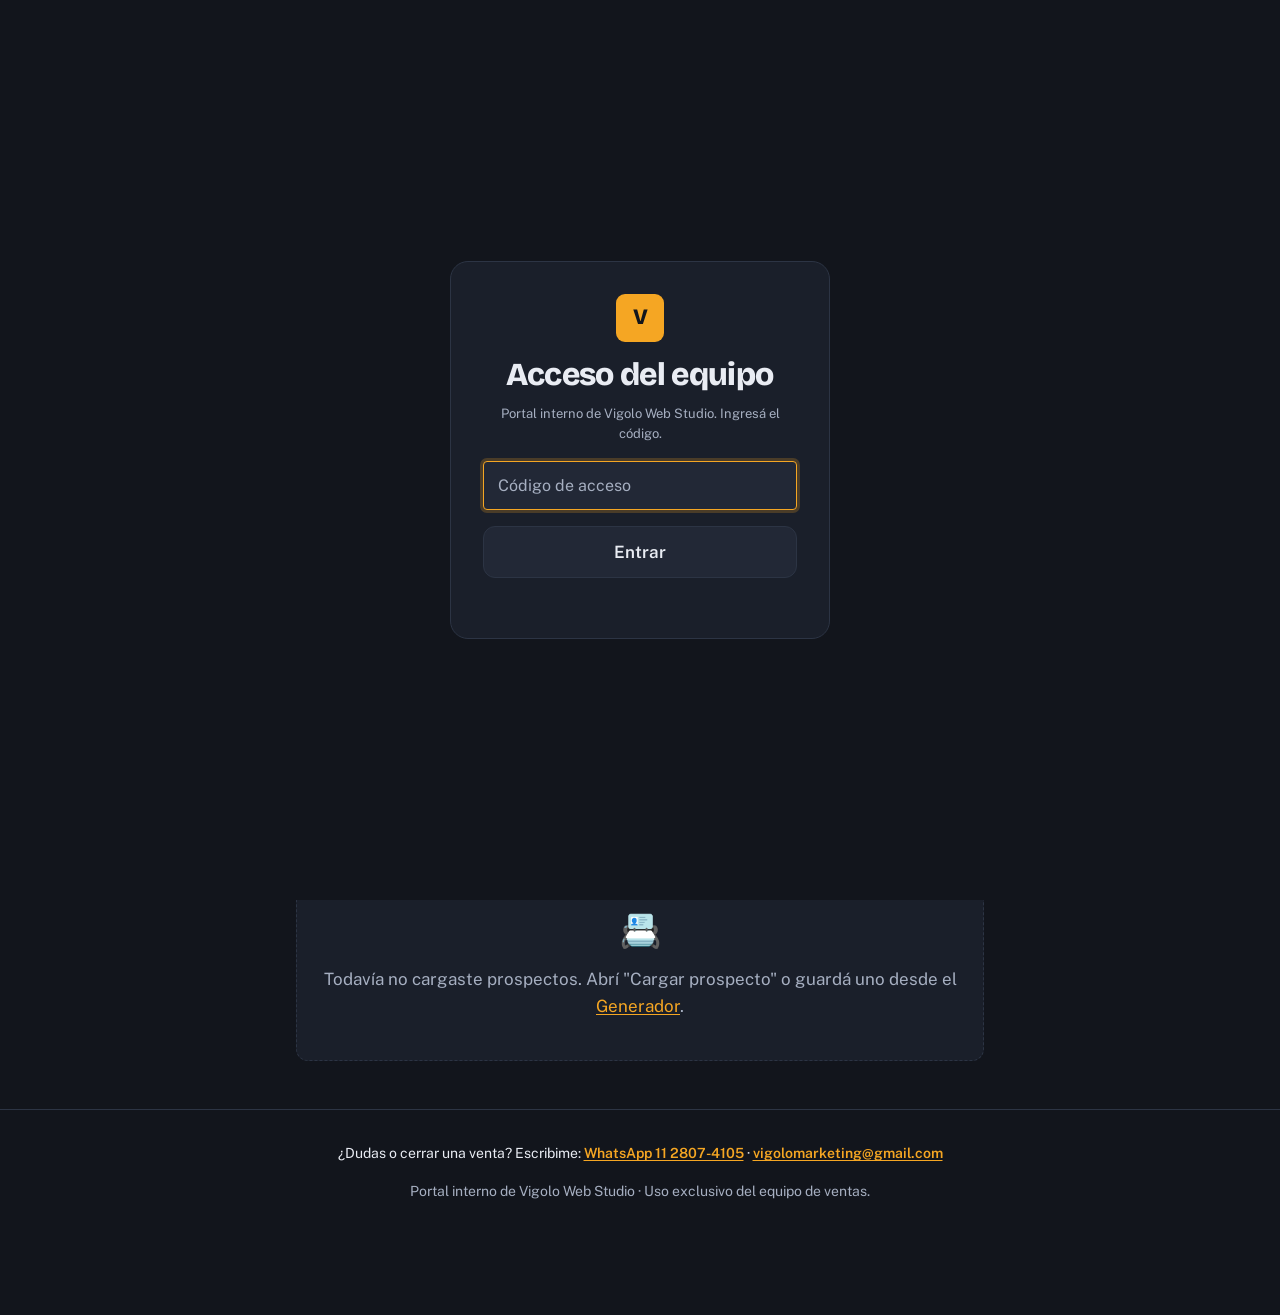
<file: pipeline.html>
<!DOCTYPE html>
<html lang="es-AR">
<head>
  <meta charset="UTF-8">
  <meta name="viewport" content="width=device-width, initial-scale=1.0">
  <meta name="robots" content="noindex, nofollow">
  <title>Pipeline · Portal de ventas</title>
  <link rel="stylesheet" href="css/fonts.css">
  <link rel="stylesheet" href="css/styles.css">
</head>
<body>

  <header class="site-header">
    <div class="contenedor">
      <div class="brand">
        <div class="brand-logo" aria-hidden="true">V</div>
        <div>
          <div class="brand-nombre" data-config="agencia.nombre">Vigolo Web Studio</div>
          <div class="brand-sub">Portal del equipo de ventas</div>
        </div>
      </div>
      <nav class="nav" aria-label="Navegación principal">
        <a href="index.html">Inicio</a>
        <a href="formacion.html">Formación</a>
        <a href="prospeccion.html">Prospección</a>
        <a href="generador.html">Generador</a>
        <a href="herramientas.html">Herramientas</a>
        <a href="pipeline.html">Pipeline</a>
        <a href="reglas.html">Reglas</a>
      </nav>
    </div>
  </header>

  <main class="contenedor">
    <section class="seccion">
      <p class="eyebrow">Pipeline</p>
      <h1>Seguí a tus prospectos</h1>
      <p>
        Todo se guarda en <b>este navegador</b> (no hay servidor). Si cambiás de
        celular o limpiás el navegador, se borra: por eso exportá el JSON seguido.
      </p>
    </section>

    <!-- MÉTRICAS -->
    <section class="seccion">
      <div class="pipeline-metricas">
        <div class="metrica"><div class="n" id="m-potencial">USD 0</div><div class="l">Comisión potencial</div></div>
        <div class="metrica"><div class="n" id="m-ganada">USD 0</div><div class="l">Comisión ganada</div></div>
        <div class="metrica"><div class="n" id="m-activos">0</div><div class="l">Prospectos activos</div></div>
        <div class="metrica"><div class="n" id="m-cerrados">0</div><div class="l">Cerrados</div></div>
      </div>
    </section>

    <!-- ALTA -->
    <section class="seccion">
      <details class="modulo" id="alta-wrap">
        <summary><span class="num">＋</span> Cargar prospecto</summary>
        <div class="modulo-cuerpo">
          <form id="form-alta">
            <div class="campo">
              <label for="a-negocio">Negocio *</label>
              <input type="text" id="a-negocio" required placeholder="Ej: Veterinaria San Roque">
            </div>
            <div class="campo">
              <label for="a-rubro">Rubro</label>
              <input type="text" id="a-rubro" placeholder="Ej: Veterinarias">
            </div>
            <div class="grid-2">
              <div class="campo">
                <label for="a-canal">Canal</label>
                <select id="a-canal"></select>
              </div>
              <div class="campo">
                <label for="a-estado">Estado</label>
                <select id="a-estado"></select>
              </div>
            </div>
            <div class="campo">
              <label for="a-contacto">Contacto</label>
              <input type="text" id="a-contacto" placeholder="@usuario, teléfono o mail">
            </div>
            <div class="grid-2">
              <div class="campo">
                <label for="a-producto">Producto estimado (para la comisión)</label>
                <select id="a-producto"></select>
              </div>
              <div class="campo">
                <label for="a-toque">Próximo toque</label>
                <input type="date" id="a-toque">
              </div>
            </div>
            <div class="campo">
              <label for="a-notas">Notas</label>
              <textarea id="a-notas" placeholder="Qué viste, qué te dijo, qué necesita…"></textarea>
            </div>
            <button type="submit" class="btn btn-dinero btn-block">Guardar prospecto</button>
          </form>
        </div>
      </details>
    </section>

    <!-- HERRAMIENTAS DE DATOS -->
    <section class="seccion">
      <div class="card plana" style="display:flex; gap:12px; flex-wrap:wrap">
        <button class="btn btn-fantasma btn-sm" id="btn-exportar">⬇ Exportar JSON</button>
        <button class="btn btn-fantasma btn-sm" id="btn-importar">⬆ Importar JSON</button>
        <input type="file" id="file-importar" accept="application/json" class="oculto">
      </div>
    </section>

    <!-- LISTA -->
    <section class="seccion">
      <h2>Tus prospectos</h2>
      <div id="lista-prospectos"></div>
    </section>

  </main>

  <footer class="site-footer">
    <div class="contenedor">
      <div data-footer-contacto></div>
      <p style="margin-top:16px">Portal interno de <span data-config="agencia.nombre"></span> · Uso exclusivo del equipo de ventas.</p>
    </div>
  </footer>

  <script src="js/config.js"></script>
  <script src="js/app.js"></script>
  <script src="js/pipeline.js"></script>
  <script>
    document.addEventListener("DOMContentLoaded", () => {
      const $ = (id) => document.getElementById(id);

      /* Poblar selects del alta */
      CONFIG.canales.forEach((c) => $("a-canal").add(new Option(c.nombre, c.nombre)));
      CONFIG.estadosPipeline.forEach((e) => $("a-estado").add(new Option(e, e)));
      Object.entries(CONFIG.precios).forEach(([clave, p]) => {
        if (clave === "mantenimiento") return; // el mantenimiento no es "una página vendida"
        $("a-producto").add(new Option(`${p.nombre} (${fmtUSD(p.valor)})`, clave));
      });

      /* Render de métricas */
      function pintarMetricas() {
        const m = calcularMetricas();
        $("m-potencial").textContent = fmtUSD(m.potencial);
        $("m-ganada").textContent = fmtUSD(m.ganada);
        $("m-activos").textContent = m.activos;
        $("m-cerrados").textContent = m.cerrados;
      }

      /* Render de la lista */
      function pintarLista() {
        const cont = $("lista-prospectos");
        const lista = leerPipeline();
        if (lista.length === 0) {
          cont.innerHTML = `<div class="estado"><div class="icono">📇</div>
            <p>Todavía no cargaste prospectos. Abrí "Cargar prospecto" o guardá uno desde el
            <a href="generador.html">Generador</a>.</p></div>`;
          return;
        }
        cont.innerHTML = "";
        lista.forEach((p) => {
          const el = document.createElement("div");
          el.className = "prospecto";
          const comi = fmtUSD(comisionDeProducto(p.producto));
          const opciones = CONFIG.estadosPipeline
            .map((e) => `<option value="${e}" ${e === p.estado ? "selected" : ""}>${e}</option>`)
            .join("");
          el.innerHTML = `
            <div class="top">
              <div>
                <div class="negocio">${escapar(p.negocio)}</div>
                <div class="meta">${escapar(p.rubro || "—")} · ${escapar(p.canal || "—")}
                  ${p.contacto ? "· " + escapar(p.contacto) : ""}</div>
              </div>
              <span class="badge ${escapar(p.estado)}">${escapar(p.estado)}</span>
            </div>
            ${p.notas ? `<p class="notas">${escapar(p.notas)}</p>` : ""}
            <div class="meta" style="margin-top:8px">
              Comisión estimada: <b class="text-dinero">${comi}</b>
              ${p.proximoToque ? " · Próximo toque: <b>" + escapar(p.proximoToque) + "</b>" : ""}
            </div>
            <div class="acciones">
              <select class="sel-estado" data-id="${p.id}" aria-label="Cambiar estado">${opciones}</select>
              <button class="btn btn-fantasma btn-sm btn-borrar" data-id="${p.id}">Borrar</button>
            </div>`;
          cont.appendChild(el);
        });

        // Cambiar estado
        cont.querySelectorAll(".sel-estado").forEach((sel) => {
          sel.addEventListener("change", () => {
            actualizarProspecto(sel.getAttribute("data-id"), { estado: sel.value });
            pintarTodo();
          });
        });
        // Borrar
        cont.querySelectorAll(".btn-borrar").forEach((b) => {
          b.addEventListener("click", () => {
            if (confirm("¿Borrar este prospecto?")) {
              borrarProspecto(b.getAttribute("data-id"));
              pintarTodo();
            }
          });
        });
      }

      function pintarTodo() { pintarMetricas(); pintarLista(); }

      /* Alta */
      $("form-alta").addEventListener("submit", (e) => {
        e.preventDefault();
        agregarProspecto({
          negocio: $("a-negocio").value,
          rubro: $("a-rubro").value,
          canal: $("a-canal").value,
          estado: $("a-estado").value,
          contacto: $("a-contacto").value,
          producto: $("a-producto").value,
          proximoToque: $("a-toque").value,
          notas: $("a-notas").value,
        });
        e.target.reset();
        $("alta-wrap").open = false;
        pintarTodo();
      });

      /* Exportar */
      $("btn-exportar").addEventListener("click", exportarPipeline);

      /* Importar */
      $("btn-importar").addEventListener("click", () => $("file-importar").click());
      $("file-importar").addEventListener("change", (e) => {
        const file = e.target.files[0];
        if (!file) return;
        const reader = new FileReader();
        reader.onload = () => {
          try {
            const reemplazar = confirm("¿Reemplazar lo que tenés? (Cancelar = sumar a lo existente)");
            const n = importarPipeline(reader.result, { reemplazar });
            pintarTodo();
            alert(`Listo. Ahora tenés ${n} prospectos.`);
          } catch (err) {
            alert("No pude importar: " + err.message);
          }
        };
        reader.readAsText(file);
        e.target.value = "";
      });

      pintarTodo();
    });
  </script>
</body>
</html>
</file>
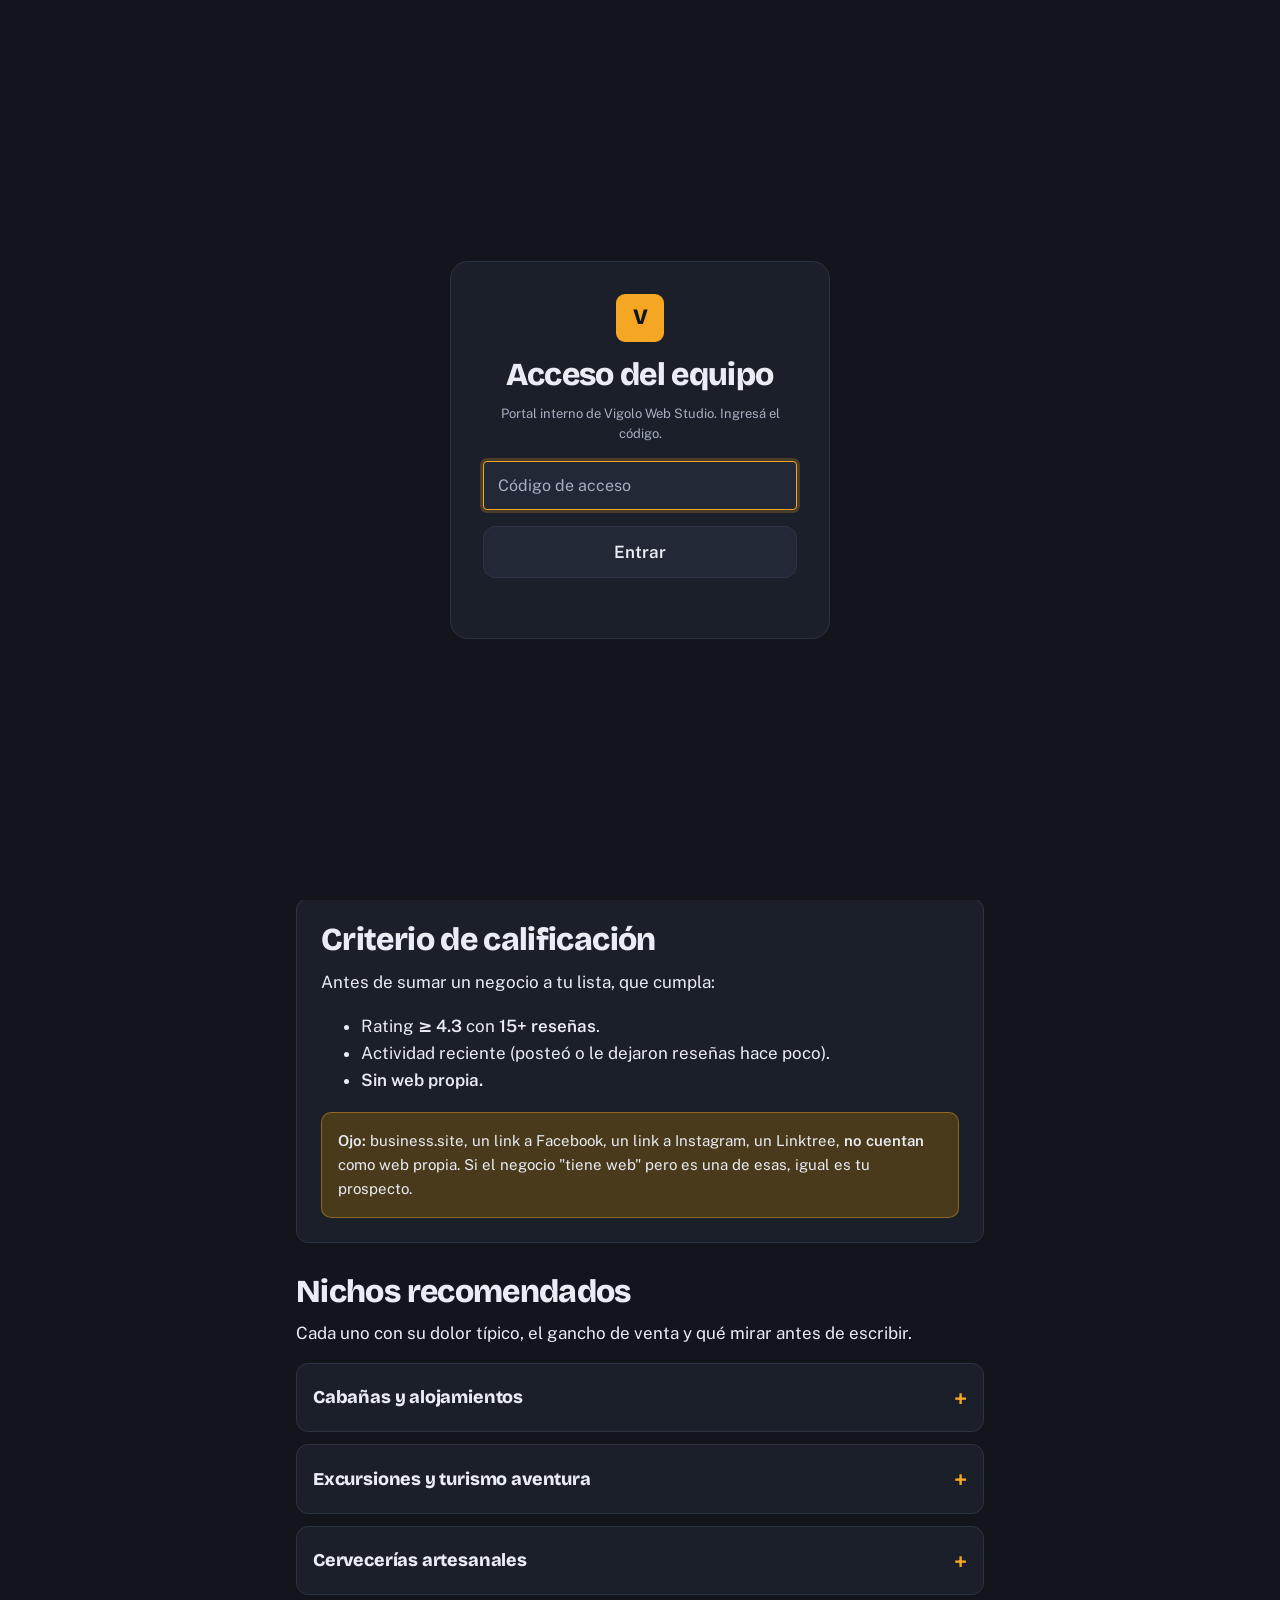
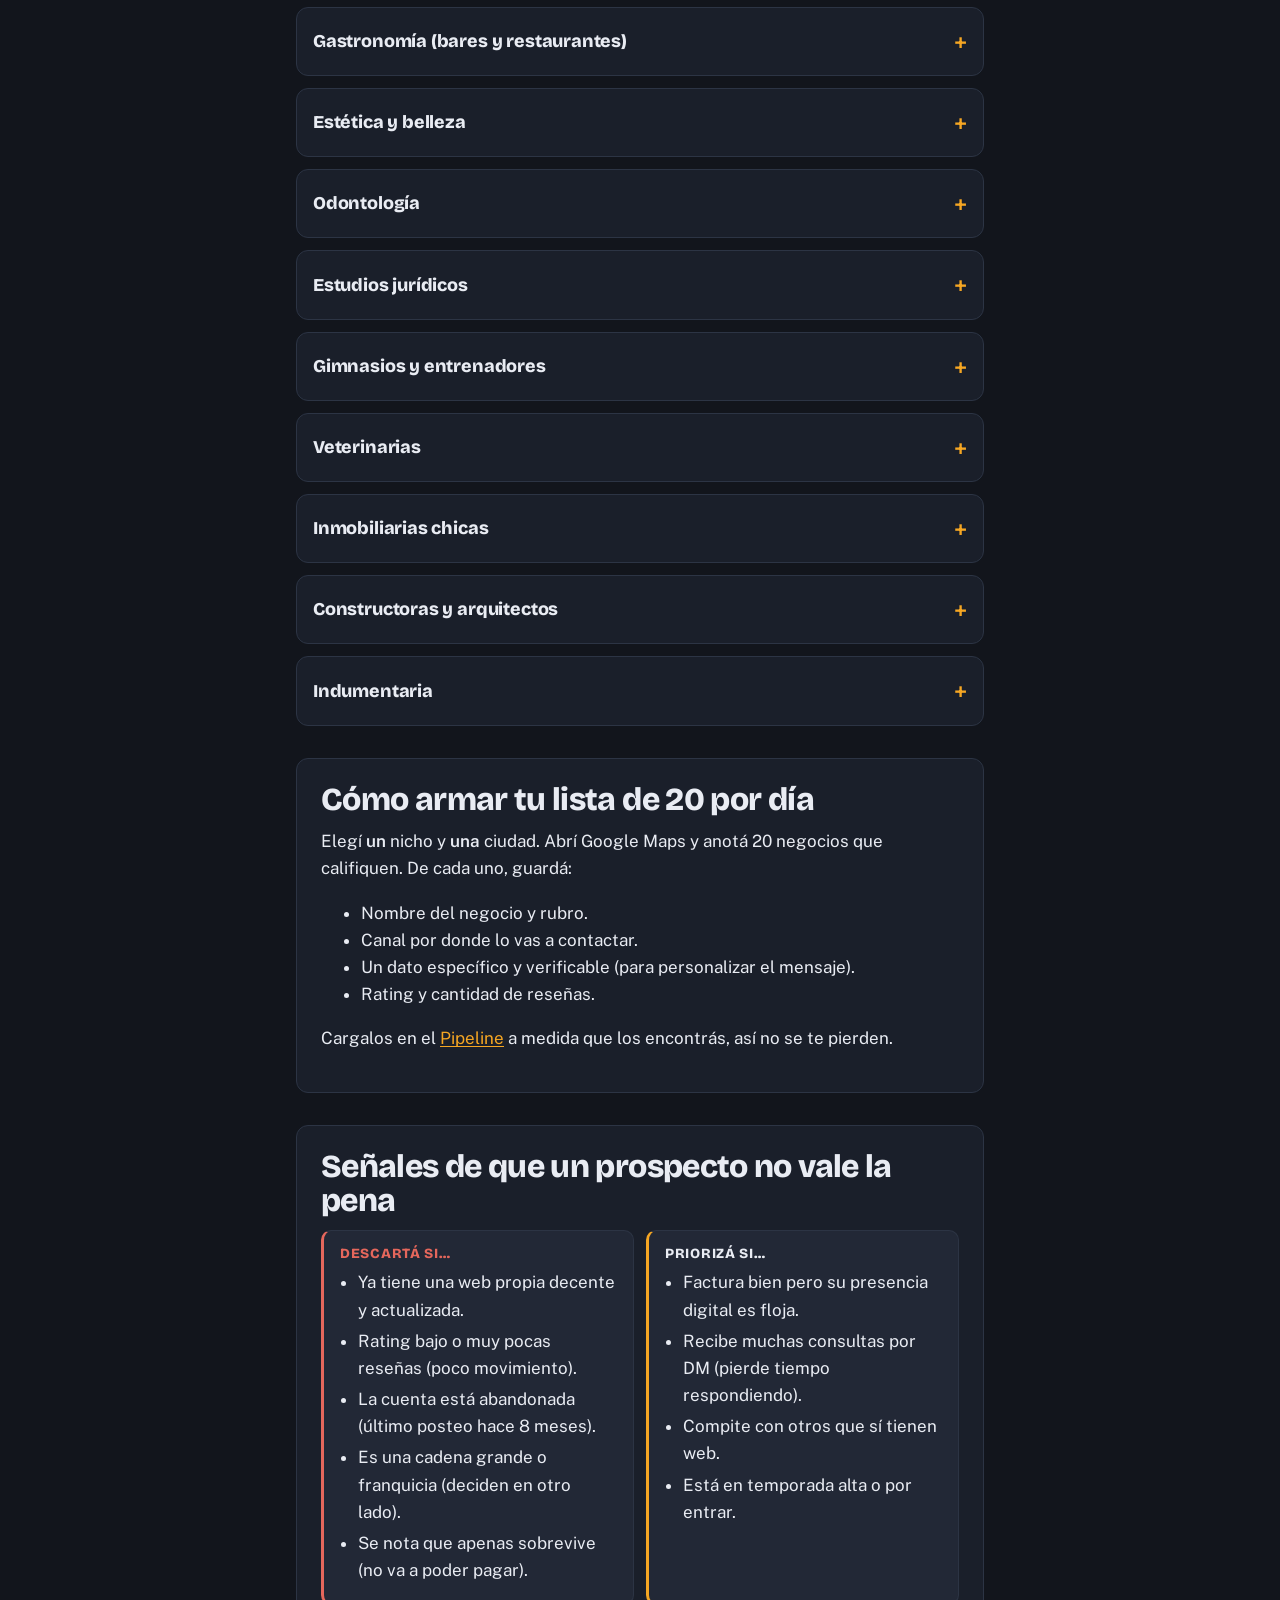
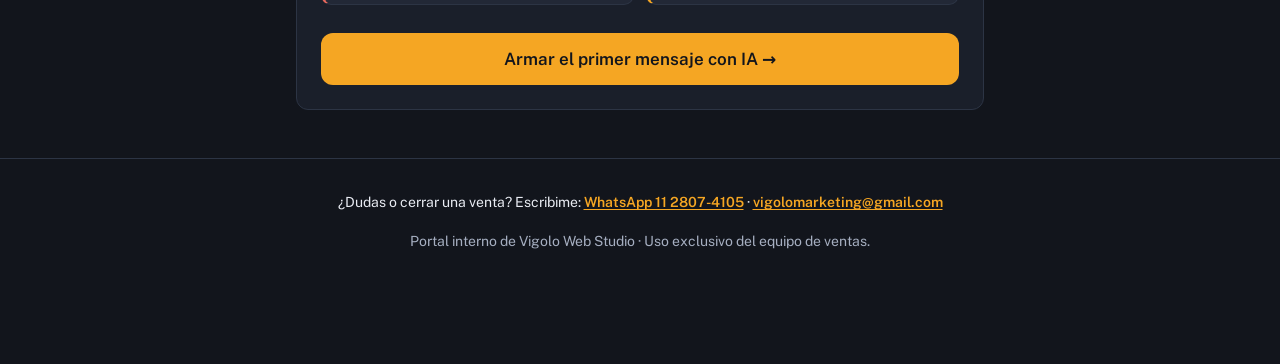
<file: prospeccion.html>
<!DOCTYPE html>
<html lang="es-AR">
<head>
  <meta charset="UTF-8">
  <meta name="viewport" content="width=device-width, initial-scale=1.0">
  <meta name="robots" content="noindex, nofollow">
  <title>Prospección · Portal de ventas</title>
  <link rel="stylesheet" href="css/fonts.css">
  <link rel="stylesheet" href="css/styles.css">
</head>
<body>

  <header class="site-header">
    <div class="contenedor">
      <div class="brand">
        <div class="brand-logo" aria-hidden="true">V</div>
        <div>
          <div class="brand-nombre" data-config="agencia.nombre">Vigolo Web Studio</div>
          <div class="brand-sub">Portal del equipo de ventas</div>
        </div>
      </div>
      <nav class="nav" aria-label="Navegación principal">
        <a href="index.html">Inicio</a>
        <a href="formacion.html">Formación</a>
        <a href="prospeccion.html">Prospección</a>
        <a href="generador.html">Generador</a>
        <a href="herramientas.html">Herramientas</a>
        <a href="pipeline.html">Pipeline</a>
        <a href="reglas.html">Reglas</a>
      </nav>
    </div>
  </header>

  <main class="contenedor">
    <section class="seccion">
      <p class="eyebrow">Prospección</p>
      <h1>De dónde salen los clientes</h1>
      <p>
        Los clientes están a la vista. La clave es mirar en el lugar correcto
        y saber cuáles valen la pena antes de escribir una sola palabra.
      </p>
    </section>

    <!-- LOS TRES CANALES -->
    <section class="seccion">
      <div class="card">
        <h2 class="mt-0">Los tres canales</h2>
        <h3>📍 Google Maps</h3>
        <p>
          Buscá "[rubro] + ciudad" (ej: "cabañas Villa General Belgrano").
          Objetivo: negocios con buen rating y muchas reseñas <b>que no tengan
          web propia</b> en su ficha. El botón de "sitio web" vacío o apuntando
          a Instagram es tu señal.
        </p>
        <h3>📸 Instagram</h3>
        <p>
          Buscá por hashtags de rubro y ubicación. Fijate la bio: sin link, o
          con un link que va a la nada (un Facebook muerto, un Linktree
          abandonado). Contenido activo + presencia floja = prospecto ideal.
        </p>
        <h3>🎵 TikTok</h3>
        <p>
          Negocios que hacen buen contenido y tienen movimiento, pero no tienen
          dónde mandar a la gente a comprar o reservar. Si la marca ya se
          esfuerza en video, valora una web que esté a la altura.
        </p>
      </div>
    </section>

    <!-- CRITERIO DE CALIFICACIÓN -->
    <section class="seccion">
      <div class="card">
        <h2 class="mt-0">Criterio de calificación</h2>
        <p>Antes de sumar un negocio a tu lista, que cumpla:</p>
        <ul>
          <li>Rating <b>≥ <span data-config="calificacion.ratingMinimo">4.3</span></b>
              con <b><span data-config="calificacion.reseñasMinimas">15</span>+ reseñas</b>.</li>
          <li>Actividad reciente (posteó o le dejaron reseñas hace poco).</li>
          <li><b>Sin web propia.</b></li>
        </ul>
        <div class="aviso">
          <b>Ojo:</b> <span id="no-web"></span> <b>no cuentan</b> como web propia.
          Si el negocio "tiene web" pero es una de esas, igual es tu prospecto.
        </div>
      </div>
    </section>

    <!-- NICHOS RECOMENDADOS (desde nichos.json) -->
    <section class="seccion">
      <h2>Nichos recomendados</h2>
      <p>Cada uno con su dolor típico, el gancho de venta y qué mirar antes de escribir.</p>
      <div id="nichos-lista">
        <div class="estado"><div class="spinner"></div><p>Cargando nichos…</p></div>
      </div>
    </section>

    <!-- CÓMO ARMAR LA LISTA -->
    <section class="seccion">
      <div class="card">
        <h2 class="mt-0">Cómo armar tu lista de 20 por día</h2>
        <p>Elegí <b>un</b> nicho y <b>una</b> ciudad. Abrí Google Maps y anotá 20 negocios que califiquen. De cada uno, guardá:</p>
        <ul>
          <li>Nombre del negocio y rubro.</li>
          <li>Canal por donde lo vas a contactar.</li>
          <li>Un dato específico y verificable (para personalizar el mensaje).</li>
          <li>Rating y cantidad de reseñas.</li>
        </ul>
        <p>Cargalos en el <a href="pipeline.html">Pipeline</a> a medida que los encontrás, así no se te pierden.</p>
      </div>
    </section>

    <!-- SEÑALES DE QUE NO VALE LA PENA -->
    <section class="seccion">
      <div class="card">
        <h2 class="mt-0">Señales de que un prospecto no vale la pena</h2>
        <div class="si-no">
          <div class="col evitar">
            <h4>Descartá si…</h4>
            <ul>
              <li>Ya tiene una web propia decente y actualizada.</li>
              <li>Rating bajo o muy pocas reseñas (poco movimiento).</li>
              <li>La cuenta está abandonada (último posteo hace 8 meses).</li>
              <li>Es una cadena grande o franquicia (deciden en otro lado).</li>
              <li>Se nota que apenas sobrevive (no va a poder pagar).</li>
            </ul>
          </div>
          <div class="col hacer">
            <h4>Priorizá si…</h4>
            <ul>
              <li>Factura bien pero su presencia digital es floja.</li>
              <li>Recibe muchas consultas por DM (pierde tiempo respondiendo).</li>
              <li>Compite con otros que sí tienen web.</li>
              <li>Está en temporada alta o por entrar.</li>
            </ul>
          </div>
        </div>
        <a href="generador.html" class="btn btn-dinero btn-block" style="margin-top:16px">Armar el primer mensaje con IA →</a>
      </div>
    </section>

  </main>

  <footer class="site-footer">
    <div class="contenedor">
      <div data-footer-contacto></div>
      <p style="margin-top:16px">Portal interno de <span data-config="agencia.nombre"></span> · Uso exclusivo del equipo de ventas.</p>
    </div>
  </footer>

  <!-- Espejo de datos para que funcione con doble clic (file://) -->
  <script src="data/nichos.js"></script>
  <script src="js/config.js"></script>
  <script src="js/app.js"></script>
  <script>
    document.addEventListener("DOMContentLoaded", async () => {
      // "No cuentan como web": lista desde CONFIG.
      const noWeb = document.getElementById("no-web");
      if (noWeb) noWeb.textContent = CONFIG.calificacion.noCuentanComoWeb.join(", ") + ",";

      // Nichos: preferimos el global (window.NICHOS), si no fetch al JSON.
      const cont = document.getElementById("nichos-lista");
      const nichos = await cargarJSON("data/nichos.json", "NICHOS");
      if (!nichos) {
        cont.innerHTML = `<div class="estado error"><div class="icono">⚠️</div>
          <p>No pude cargar los nichos. Si abriste el archivo directo, subilo a GitHub Pages
          o usá un servidor local para verlos.</p></div>`;
        return;
      }
      cont.innerHTML = "";
      nichos.forEach((n) => {
        const el = document.createElement("details");
        el.className = "modulo";
        el.innerHTML = `
          <summary>${escapar(n.nombre)}</summary>
          <div class="modulo-cuerpo">
            <p><b>Dolor típico:</b> ${escapar(n.dolor)}</p>
            <p><b>Gancho de venta:</b> ${escapar(n.gancho)}</p>
            <p><b>Qué mirar antes de escribir:</b> ${escapar(n.queMirar)}</p>
            <a class="btn btn-primario btn-sm" href="generador.html?nicho=${encodeURIComponent(n.id)}">Generar mensaje para este nicho →</a>
          </div>`;
        cont.appendChild(el);
      });
    });
  </script>
</body>
</html>
</file>
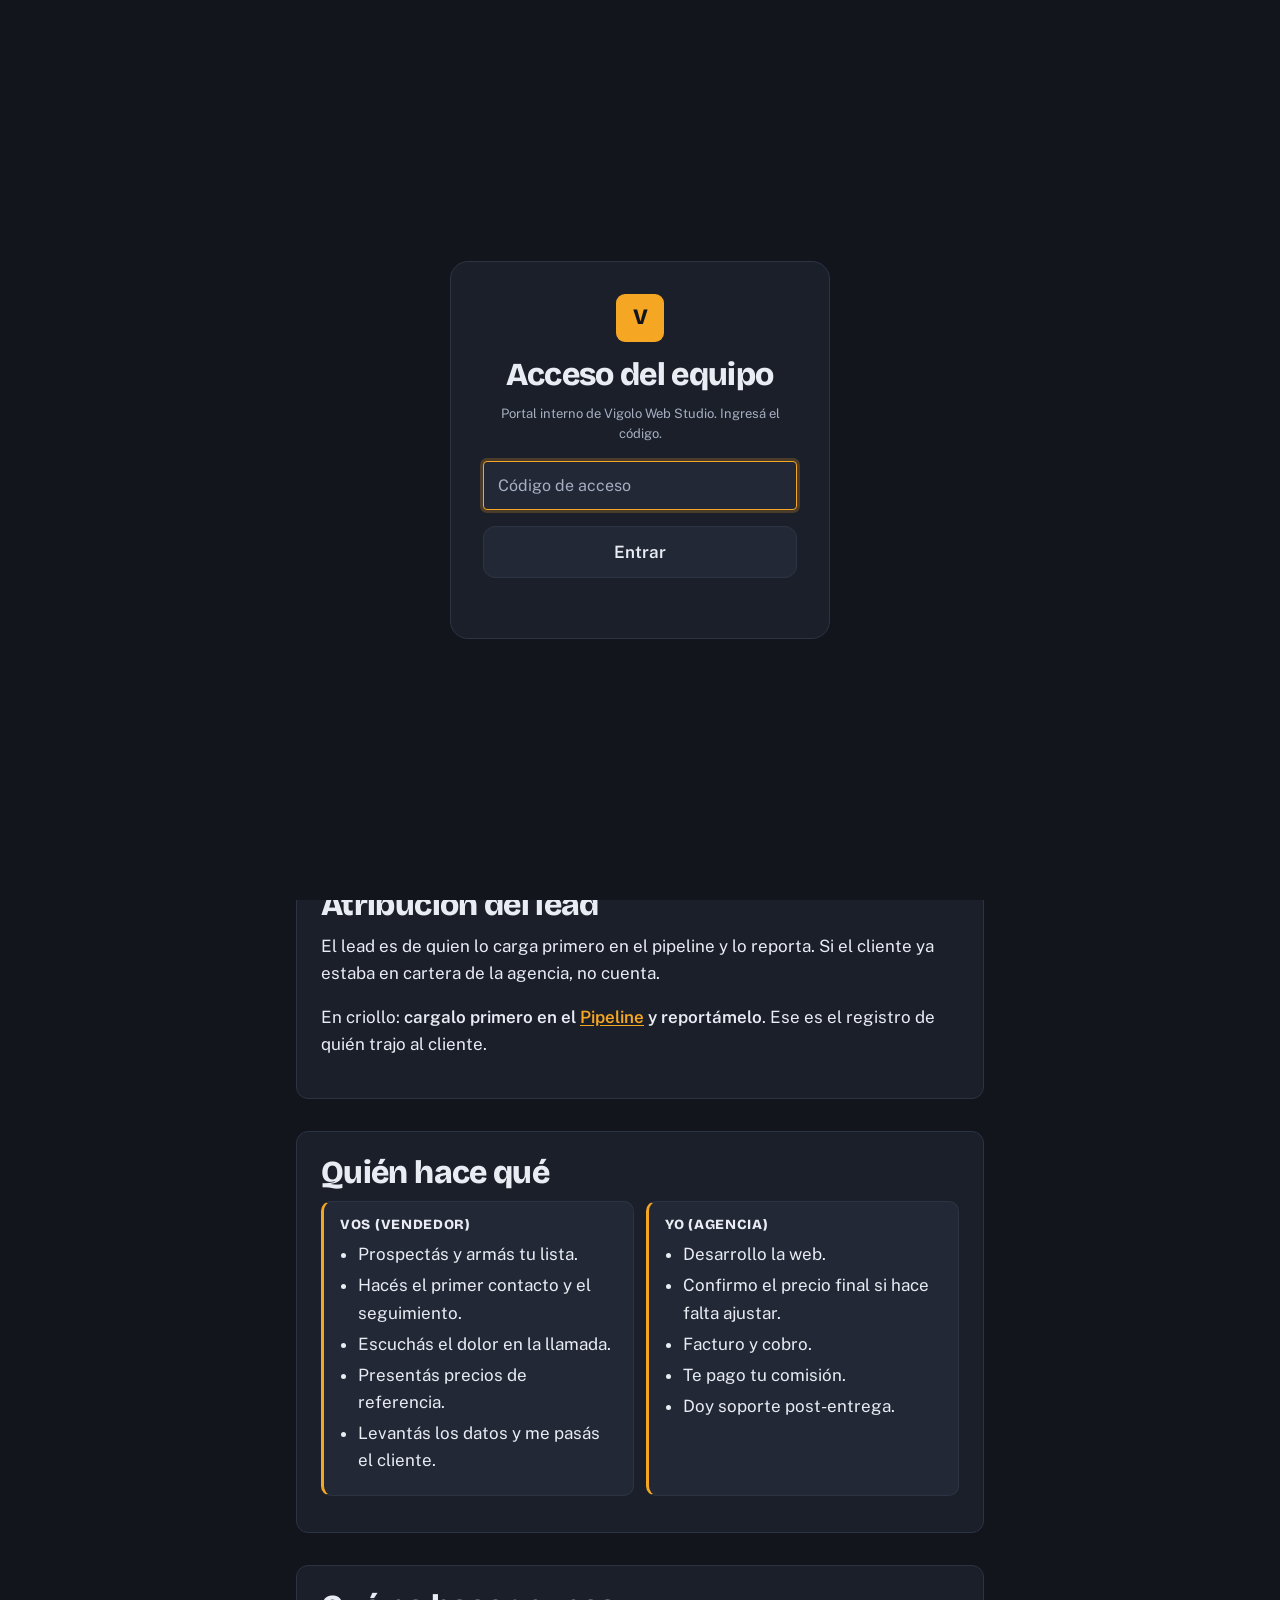
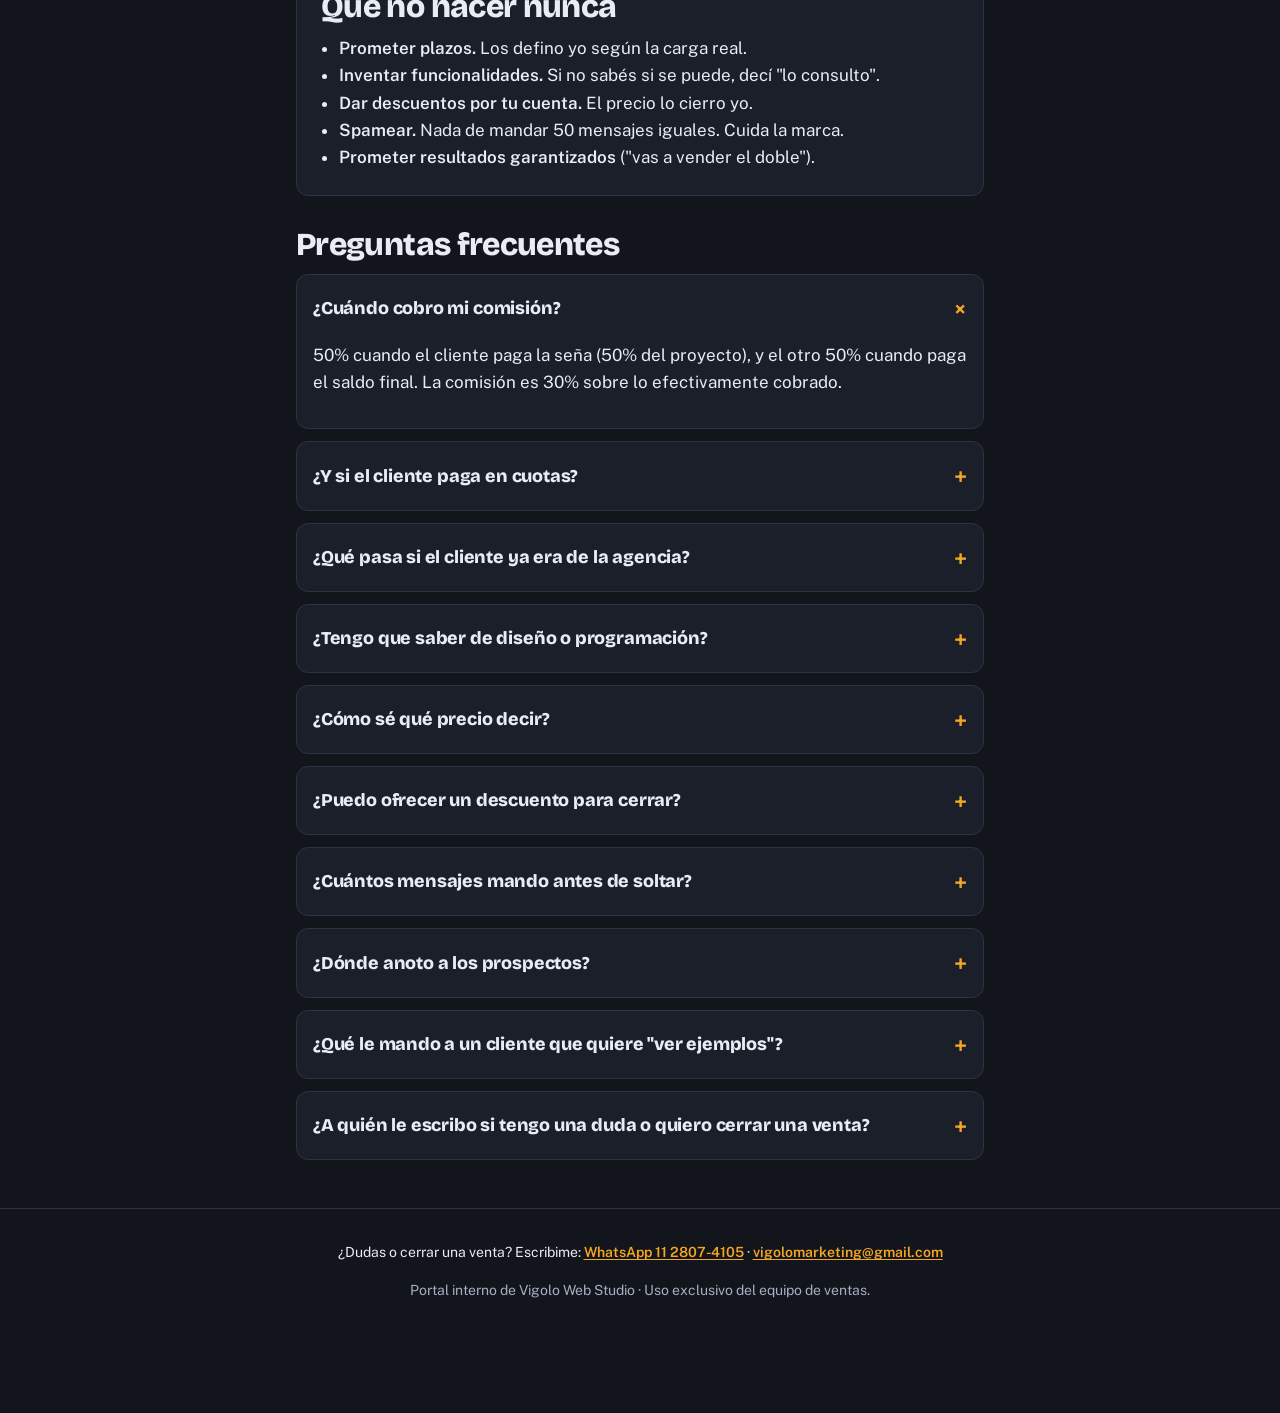
<file: reglas.html>
<!DOCTYPE html>
<html lang="es-AR">
<head>
  <meta charset="UTF-8">
  <meta name="viewport" content="width=device-width, initial-scale=1.0">
  <meta name="robots" content="noindex, nofollow">
  <title>Reglas · Portal de ventas</title>
  <link rel="stylesheet" href="css/fonts.css">
  <link rel="stylesheet" href="css/styles.css">
</head>
<body>

  <header class="site-header">
    <div class="contenedor">
      <div class="brand">
        <div class="brand-logo" aria-hidden="true">V</div>
        <div>
          <div class="brand-nombre" data-config="agencia.nombre">Vigolo Web Studio</div>
          <div class="brand-sub">Portal del equipo de ventas</div>
        </div>
      </div>
      <nav class="nav" aria-label="Navegación principal">
        <a href="index.html">Inicio</a>
        <a href="formacion.html">Formación</a>
        <a href="prospeccion.html">Prospección</a>
        <a href="generador.html">Generador</a>
        <a href="herramientas.html">Herramientas</a>
        <a href="pipeline.html">Pipeline</a>
        <a href="reglas.html">Reglas</a>
      </nav>
    </div>
  </header>

  <main class="contenedor">
    <section class="seccion">
      <p class="eyebrow">Reglas</p>
      <h1>Las reglas del juego</h1>
      <p>Claras desde el arranque, para que no haya malentendidos y todos ganemos.</p>
    </section>

    <!-- COMISIÓN -->
    <section class="seccion">
      <div class="card">
        <h2 class="mt-0">Comisión</h2>
        <div class="ficha-comision" style="margin-bottom:16px">
          <div class="rotulo">Te llevás</div>
          <div class="cifra" data-comision-pct>30%</div>
          <p class="pie">de cada página vendida</p>
        </div>
        <p><b>Base de cálculo:</b> <span data-config="reglas.baseComision">Sobre el precio final cobrado.</span></p>
        <p><b>Cuándo se paga:</b> <span data-config="reglas.cuandoSePaga"></span></p>
        <p class="ayuda">Estos valores salen de <code>js/config.js</code>. Si cambian, se actualizan en todo el portal.</p>
      </div>
    </section>

    <!-- ATRIBUCIÓN -->
    <section class="seccion">
      <div class="card">
        <h2 class="mt-0">Atribución del lead</h2>
        <p data-config="reglas.atribucion"></p>
        <p>En criollo: <b>cargalo primero en el <a href="pipeline.html">Pipeline</a> y reportámelo</b>. Ese es el registro de quién trajo al cliente.</p>
      </div>
    </section>

    <!-- QUIÉN HACE QUÉ -->
    <section class="seccion">
      <div class="card">
        <h2 class="mt-0">Quién hace qué</h2>
        <div class="si-no">
          <div class="col hacer">
            <h4>Vos (vendedor)</h4>
            <ul>
              <li>Prospectás y armás tu lista.</li>
              <li>Hacés el primer contacto y el seguimiento.</li>
              <li>Escuchás el dolor en la llamada.</li>
              <li>Presentás precios de referencia.</li>
              <li>Levantás los datos y me pasás el cliente.</li>
            </ul>
          </div>
          <div class="col hacer destacada">
            <h4>Yo (agencia)</h4>
            <ul>
              <li>Desarrollo la web.</li>
              <li>Confirmo el precio final si hace falta ajustar.</li>
              <li>Facturo y cobro.</li>
              <li>Te pago tu comisión.</li>
              <li>Doy soporte post-entrega.</li>
            </ul>
          </div>
        </div>
      </div>
    </section>

    <!-- QUÉ NO HACER NUNCA -->
    <section class="seccion">
      <div class="card">
        <h2 class="mt-0">Qué no hacer nunca</h2>
        <div class="col evitar">
          <ul style="margin:0; padding-left:18px">
            <li><b>Prometer plazos.</b> Los defino yo según la carga real.</li>
            <li><b>Inventar funcionalidades.</b> Si no sabés si se puede, decí "lo consulto".</li>
            <li><b>Dar descuentos por tu cuenta.</b> El precio lo cierro yo.</li>
            <li><b>Spamear.</b> Nada de mandar 50 mensajes iguales. Cuida la marca.</li>
            <li><b>Prometer resultados garantizados</b> ("vas a vender el doble").</li>
          </ul>
        </div>
      </div>
    </section>

    <!-- FAQ -->
    <section class="seccion">
      <h2>Preguntas frecuentes</h2>

      <details class="modulo" open>
        <summary>¿Cuándo cobro mi comisión?</summary>
        <div class="modulo-cuerpo"><p><span data-config="reglas.cuandoSePaga"></span> La comisión es <span data-comision-pct>30%</span> sobre lo efectivamente cobrado.</p></div>
      </details>

      <details class="modulo">
        <summary>¿Y si el cliente paga en cuotas?</summary>
        <div class="modulo-cuerpo"><p>Tu comisión acompaña el cobro real: cobrás tu parte a medida que el cliente paga. Nunca comisión sobre plata que todavía no entró.</p></div>
      </details>

      <details class="modulo">
        <summary>¿Qué pasa si el cliente ya era de la agencia?</summary>
        <div class="modulo-cuerpo"><p><span data-config="reglas.atribucion"></span></p></div>
      </details>

      <details class="modulo">
        <summary>¿Tengo que saber de diseño o programación?</summary>
        <div class="modulo-cuerpo"><p>No. Vos vendés el resultado (más clientes, mejor imagen). De la parte técnica me encargo yo. Si te preguntan algo técnico, "lo consulto y te confirmo".</p></div>
      </details>

      <details class="modulo">
        <summary>¿Cómo sé qué precio decir?</summary>
        <div class="modulo-cuerpo"><p>Usá los precios de referencia (Landing <span data-precio="landing"></span>, Institucional <span data-precio="institucional"></span>, E-commerce <span data-precio="ecommerce"></span>). Si el caso es raro o el cliente pide algo especial, me pasás los datos y confirmo yo.</p></div>
      </details>

      <details class="modulo">
        <summary>¿Puedo ofrecer un descuento para cerrar?</summary>
        <div class="modulo-cuerpo"><p>No por tu cuenta. Si creés que hace falta, hablámelo. Bajar el precio sin criterio nos come el margen y tu comisión.</p></div>
      </details>

      <details class="modulo">
        <summary>¿Cuántos mensajes mando antes de soltar?</summary>
        <div class="modulo-cuerpo"><p>Cadencia de 4 toques (día 1, 3, 7 y 14). Si no hay respuesta, soltás y programás un "próximo toque" para 1–2 meses en el Pipeline.</p></div>
      </details>

      <details class="modulo">
        <summary>¿Dónde anoto a los prospectos?</summary>
        <div class="modulo-cuerpo"><p>En el <a href="pipeline.html">Pipeline</a>. Se guarda en tu navegador. Exportá el JSON seguido para no perder nada.</p></div>
      </details>

      <details class="modulo">
        <summary>¿Qué le mando a un cliente que quiere "ver ejemplos"?</summary>
        <div class="modulo-cuerpo"><p>Pedímelos y te paso trabajos para mostrar. No inventes ni prometas algo que no viste.</p></div>
      </details>

      <details class="modulo">
        <summary>¿A quién le escribo si tengo una duda o quiero cerrar una venta?</summary>
        <div class="modulo-cuerpo"><div data-footer-contacto style="text-align:left"></div></div>
      </details>
    </section>

  </main>

  <footer class="site-footer">
    <div class="contenedor">
      <div data-footer-contacto></div>
      <p style="margin-top:16px">Portal interno de <span data-config="agencia.nombre"></span> · Uso exclusivo del equipo de ventas.</p>
    </div>
  </footer>

  <script src="js/config.js"></script>
  <script src="js/app.js"></script>
</body>
</html>
</file>
<file: css/fonts.css>
/* Fuentes auto-alojadas (subconjunto latin) embebidas como data: URIs.
   Cero pedidos externos: funciona offline y con doble clic, sin errores de consola.
   Display: Bricolage Grotesque 800 · Texto: Public Sans 400/600 · Mono: Geist Mono 400/600. */
@font-face{font-family:'Bricolage Grotesque';font-style:normal;font-weight:800;font-display:swap;src:url([data-uri]) format('woff2');}
@font-face{font-family:'Geist Mono';font-style:normal;font-weight:400;font-display:swap;src:url([data-uri]) format('woff2');}
@font-face{font-family:'Geist Mono';font-style:normal;font-weight:600;font-display:swap;src:url([data-uri]) format('woff2');}
@font-face{font-family:'Public Sans';font-style:normal;font-weight:400;font-display:swap;src:url([data-uri]) format('woff2');}
@font-face{font-family:'Public Sans';font-style:normal;font-weight:600;font-display:swap;src:url([data-uri]) format('woff2');}
</file>
<file: css/styles.css>
/* ============================================================================
   PORTAL DE VENTAS — Vigolo Web Studio
   Hoja de estilos única. Modo oscuro. Mobile-first.
   Todo el color, la tipografía y el espaciado sale de variables en :root.
   Regla de color: el ámbar (--accent) es el ÚNICO color fuerte. Va en la
   comisión, los números de plata y los CTAs. Nada más.
   ========================================================================== */

/* --- Tipografías ----------------------------------------------------------
   Se cargan auto-alojadas desde css/fonts.css (embebidas como data: URIs).
   Cada página linkea css/fonts.css ANTES que este archivo. Sin pedidos
   externos: funciona offline y con doble clic, sin errores de consola.
   Display: Bricolage Grotesque 800 · Texto: Public Sans · Mono: Geist Mono. */

/* ========================================================================== */
/* 1. VARIABLES                                                               */
/* ========================================================================== */
:root {
  /* Paleta modo oscuro */
  --bg:         #12151C;  /* azul tinta profundo (fondo) */
  --surface:    #1A1F2A;  /* tarjetas */
  --surface-2:  #222836;  /* hover / bloques copiables */
  --border:     #2C3444;  /* bordes */
  --text:       #E9ECF3;  /* texto principal */
  --text-mut:   #A6AFC1;  /* texto secundario (pasa AA sobre bg y accent-dim) */
  --accent:     #F5A623;  /* ámbar: plata, comisión, CTAs */
  --accent-dim: #4A3A1C;  /* fondo de badges del acento */

  /* Señal negativa (funcional, no decorativa): errores / perdido / evitar */
  --danger:     #E5675C;
  --danger-dim: rgba(229, 103, 92, 0.12);

  /* Tipografía */
  --font-display: 'Bricolage Grotesque', system-ui, 'Segoe UI', sans-serif;
  --font-texto:   'Public Sans', system-ui, 'Segoe UI', Roboto, sans-serif;
  --font-mono:    'Geist Mono', ui-monospace, SFMono-Regular, Menlo, Consolas, monospace;

  /* Espaciado (escala) */
  --sp-1: 4px;  --sp-2: 8px;  --sp-3: 12px; --sp-4: 16px;
  --sp-5: 24px; --sp-6: 32px; --sp-7: 48px; --sp-8: 64px;

  /* Radios */
  --radio:    12px;
  --radio-sm: 10px;
  --radio-lg: 18px;

  /* Layout */
  --ancho-max: 720px;
  --prosa:     68ch;   /* medida de lectura cómoda */
}

/* ========================================================================== */
/* 2. RESET / BASE                                                            */
/* ========================================================================== */
*, *::before, *::after { box-sizing: border-box; }

html { -webkit-text-size-adjust: 100%; scroll-behavior: smooth; }

body {
  margin: 0;
  font-family: var(--font-texto);
  font-size: 17px;
  font-weight: 400;
  line-height: 1.6;
  color: var(--text);
  background: var(--bg);
  -webkit-font-smoothing: antialiased;
  padding-bottom: var(--sp-8);
}

img { max-width: 100%; display: block; }

h1, h2, h3, h4 {
  font-family: var(--font-display);
  font-weight: 800;
  line-height: 1.05;
  margin: 0 0 var(--sp-3);
  letter-spacing: -0.02em;
  color: var(--text);
}
h1 { font-size: clamp(32px, 7vw, 52px); line-height: 1.02; }
h2 { font-size: clamp(24px, 6vw, 32px); margin-top: var(--sp-6); }
h3 { font-size: clamp(19px, 5vw, 22px); }
h4 { font-size: 15px; }

p  { margin: 0 0 var(--sp-4); }

a { color: var(--accent); text-underline-offset: 2px; }
a:hover { text-decoration: underline; }

strong, b { font-weight: 600; }

/* Foco visible para teclado (accesibilidad) */
:focus-visible {
  outline: 2px solid var(--accent);
  outline-offset: 2px;
  border-radius: 4px;
}

/* ========================================================================== */
/* 3. LAYOUT / CONTENEDOR                                                     */
/* ========================================================================== */
.contenedor {
  width: 100%;
  max-width: var(--ancho-max);
  margin: 0 auto;
  padding: 0 var(--sp-4);
}

/* Fade sutil al cargar (única animación del sitio) */
main {
  padding-top: var(--sp-5);
  animation: aparecer 0.4s ease both;
}
@keyframes aparecer {
  from { opacity: 0; transform: translateY(6px); }
  to   { opacity: 1; transform: none; }
}

.seccion { margin-bottom: var(--sp-6); }

/* Prosa: lo que se LEE tiene medida cómoda */
.card > p, .modulo-cuerpo p, .hero p.lead { max-width: var(--prosa); }

/* ========================================================================== */
/* 4. ENCABEZADO DE PÁGINA (patrón único)                                     */
/* ========================================================================== */
/* Rayita + eyebrow + título grande + bajada. El título manda. */
.eyebrow {
  display: inline-flex;
  align-items: center;
  gap: var(--sp-3);
  font-family: var(--font-mono);
  font-weight: 600;
  text-transform: uppercase;
  letter-spacing: 0.18em;
  font-size: 12px;
  color: var(--text-mut);
  margin-bottom: var(--sp-3);
}
.eyebrow::before {
  content: "";
  width: 24px;
  height: 2px;
  background: var(--accent);
  flex: none;
}

/* Primera sección de las páginas internas = encabezado */
main > section.seccion:first-of-type { padding-top: var(--sp-8); }
/* Bajada: la línea que sigue al título */
main > section.seccion:first-of-type > h1 + p {
  font-size: 18px;
  color: var(--text-mut);
  max-width: 60ch;
}

/* ========================================================================== */
/* 5. HEADER / NAV (fija, translúcida con blur)                              */
/* ========================================================================== */
.site-header {
  position: sticky;
  top: 0;
  z-index: 50;
  background: rgba(18, 21, 28, 0.72);
  -webkit-backdrop-filter: blur(12px);
  backdrop-filter: blur(12px);
  border-bottom: 1px solid var(--border);
}
/* Fallback si el navegador no soporta blur: fondo sólido */
@supports not ((backdrop-filter: blur(1px)) or (-webkit-backdrop-filter: blur(1px))) {
  .site-header { background: var(--bg); }
}
.site-header .contenedor { padding: 0 var(--sp-4); }

.brand {
  display: flex;
  align-items: center;
  gap: var(--sp-3);
  padding: var(--sp-3) 0 var(--sp-2);
}
.brand-logo {
  width: 34px; height: 34px;
  border-radius: 9px;
  background: var(--accent);
  display: grid; place-items: center;
  font-family: var(--font-display);
  font-weight: 800;
  color: var(--bg);
  flex: none;
}
.brand-nombre {
  font-family: var(--font-display);
  font-weight: 800;
  font-size: 18px;
  line-height: 1.1;
  letter-spacing: -0.01em;
}
.brand-sub {
  font-family: var(--font-mono);
  font-size: 11px;
  letter-spacing: 0.04em;
  color: var(--text-mut);
}

/* Nav horizontal scrollable en mobile */
.nav {
  display: flex;
  gap: var(--sp-1);
  overflow-x: auto;
  padding: var(--sp-1) 0 var(--sp-3);
  -webkit-overflow-scrolling: touch;
  scrollbar-width: none;
}
.nav::-webkit-scrollbar { display: none; }
.nav a {
  flex: none;
  color: var(--text-mut);
  text-decoration: none;
  font-weight: 600;
  font-size: 15px;
  padding: var(--sp-2) var(--sp-3);
  border-radius: 999px;
  white-space: nowrap;
}
.nav a:hover { color: var(--text); background: var(--surface-2); }
.nav a.activo {
  color: var(--accent);
  background: var(--accent-dim);
}

/* ========================================================================== */
/* 6. TARJETAS                                                                */
/* ========================================================================== */
.card {
  background: var(--surface);
  border: 1px solid var(--border);
  border-radius: var(--radio);
  padding: var(--sp-5);
  margin-bottom: var(--sp-4);
}
.card.plana { background: transparent; }
.card h2:first-child, .card h3:first-child { margin-top: 0; }

/* ========================================================================== */
/* 7. BOTONES                                                                 */
/* ========================================================================== */
.btn {
  display: inline-flex;
  align-items: center;
  justify-content: center;
  gap: var(--sp-2);
  font-family: var(--font-texto);
  font-weight: 600;
  font-size: 17px;
  line-height: 1;
  padding: 16px 22px;
  min-height: 52px;            /* target táctil grande */
  border: 1px solid transparent;
  border-radius: var(--radio);
  cursor: pointer;
  text-decoration: none;
  transition: background .15s ease, border-color .15s ease, color .15s ease, transform .08s ease;
}
.btn:hover { text-decoration: none; }
.btn:active { transform: translateY(1px); }
.btn-block { width: 100%; }

/* CTA principal (plata / acción que importa): ámbar sólido */
.btn-dinero { background: var(--accent); color: var(--bg); font-weight: 600; }
.btn-dinero:hover { background: #ffb63e; }

/* Acción secundaria: relleno tenue */
.btn-primario { background: var(--surface-2); color: var(--text); border-color: var(--border); }
.btn-primario:hover { border-color: var(--accent); color: var(--accent); }

/* Terciaria / fantasma: solo borde */
.btn-fantasma { background: transparent; color: var(--text); border-color: var(--border); }
.btn-fantasma:hover { border-color: var(--accent); color: var(--accent); }

.btn-oscuro { background: var(--surface-2); color: var(--text); border-color: var(--border); }
.btn-oscuro:hover { border-color: var(--accent); }

.btn-sm { min-height: 40px; padding: 10px 14px; font-size: 15px; border-radius: var(--radio-sm); }

/* ========================================================================== */
/* 8. HERO + FICHA DE COMISIÓN (elemento firma)                              */
/* ========================================================================== */
.hero {
  background:
    radial-gradient(120% 130% at 100% 0%, rgba(245,166,35,0.10) 0%, transparent 55%),
    var(--surface);
  border: 1px solid var(--border);
  border-radius: var(--radio-lg);
  padding: var(--sp-7) var(--sp-5);
  margin-top: var(--sp-4);
}
.hero p.lead { color: var(--text-mut); font-size: 18px; }

/* La Ficha de Comisión: el momento ámbar de la home */
.ficha-comision {
  background: var(--accent-dim);
  border: 1px solid var(--accent);
  border-radius: var(--radio);
  padding: var(--sp-5);
  text-align: center;
}
.ficha-comision .rotulo {
  font-family: var(--font-mono);
  text-transform: uppercase;
  letter-spacing: 0.12em;
  font-size: 12px;
  color: var(--text-mut);
  font-weight: 600;
}
.ficha-comision .cifra {
  font-family: var(--font-display);
  font-weight: 800;
  font-size: clamp(56px, 20vw, 92px);
  line-height: 0.95;
  color: var(--accent);
  margin: var(--sp-2) 0;
  letter-spacing: -0.03em;
  font-variant-numeric: tabular-nums;
}
.ficha-comision .pie { color: var(--text-mut); font-size: 15px; margin: 0; }

.hero .ficha-comision { margin-top: var(--sp-5); }

/* Sello chico reutilizable */
.sello-comision {
  display: inline-flex;
  align-items: baseline;
  gap: var(--sp-2);
  background: var(--accent-dim);
  color: var(--accent);
  border: 1px solid var(--accent);
  border-radius: 999px;
  padding: 6px 14px;
  font-weight: 600;
  font-size: 15px;
}
.sello-comision b { font-family: var(--font-mono); font-size: 17px; }

/* ========================================================================== */
/* 9. BLOQUES COPIABLES (esto se copia)                                       */
/* ========================================================================== */
.copiable {
  position: relative;
  background: var(--surface-2);
  border: 1px solid var(--border);
  border-radius: var(--radio);
  padding: var(--sp-4);
  padding-right: 64px;
  margin: var(--sp-3) 0;
  white-space: pre-wrap;
  word-break: break-word;
  font-family: var(--font-mono);
  font-size: 15px;
  line-height: 1.55;
  color: var(--text);
}
.copiable .btn-copiar {
  position: absolute;
  top: var(--sp-3);
  right: var(--sp-3);
}
.btn-copiar {
  background: var(--accent);
  color: var(--bg);
  border: none;
  border-radius: 8px;
  padding: 8px 12px;
  font-family: var(--font-texto);
  font-weight: 600;
  font-size: 13px;
  cursor: pointer;
  min-height: 40px;
}
.btn-copiar:hover { background: #ffb63e; }
.btn-copiar.ok { background: var(--text); color: var(--bg); }

.copiable-titulo {
  font-family: var(--font-display);
  font-weight: 800;
  font-size: 15px;
  color: var(--text);
  margin-bottom: var(--sp-1);
  display: flex;
  align-items: center;
  gap: var(--sp-2);
}
.copiable-angulo {
  font-family: var(--font-texto);
  font-size: 14px;
  color: var(--text-mut);
  margin: 0 0 var(--sp-1);
  font-style: italic;
}

/* ========================================================================== */
/* 10. LISTAS DE PASOS / SÍ-NO                                                */
/* ========================================================================== */
.pasos { list-style: none; counter-reset: paso; padding: 0; margin: 0; }
.pasos li {
  counter-increment: paso;
  display: flex;
  gap: var(--sp-3);
  padding: var(--sp-3) 0;
  border-bottom: 1px solid var(--border);
}
.pasos li:last-child { border-bottom: none; }
.pasos li::before {
  content: counter(paso);
  flex: none;
  width: 34px; height: 34px;
  border-radius: 50%;
  background: var(--surface-2);
  border: 1px solid var(--border);
  color: var(--text);
  font-family: var(--font-mono);
  font-weight: 600;
  display: grid; place-items: center;
}

.si-no { display: grid; gap: var(--sp-3); margin: var(--sp-3) 0; }
@media (min-width: 560px) { .si-no { grid-template-columns: 1fr 1fr; } }
.si-no .col {
  border-radius: var(--radio-sm);
  padding: var(--sp-4);
  background: var(--surface-2);
  border: 1px solid var(--border);
  border-left-width: 3px;
}
.si-no .col.hacer  { border-left-color: var(--accent); }
.si-no .col.evitar { border-left-color: var(--danger); }
.si-no .col.destacada { border-left-color: var(--accent); }
.si-no .col h4 { margin: 0 0 var(--sp-2); font-size: 14px; text-transform: uppercase; letter-spacing: .05em; color: var(--text); }
.si-no .col.evitar h4 { color: var(--danger); }
.si-no ul { margin: 0; padding-left: 18px; }
.si-no li { margin-bottom: var(--sp-1); }

/* ========================================================================== */
/* 11. FORMULARIOS                                                            */
/* ========================================================================== */
label { display: block; font-weight: 600; margin-bottom: var(--sp-1); font-size: 15px; color: var(--text); }
.campo { margin-bottom: var(--sp-4); }
input, select, textarea {
  width: 100%;
  font-family: var(--font-texto);
  font-size: 16px;               /* 16px evita zoom en iOS */
  padding: 14px;
  border: 1px solid var(--border);
  border-radius: var(--radio-sm);
  background: var(--surface-2);
  color: var(--text);
}
input::placeholder, textarea::placeholder { color: var(--text-mut); }
input:focus, select:focus, textarea:focus {
  border-color: var(--accent);
  outline: none;
  box-shadow: 0 0 0 3px rgba(245, 166, 35, 0.22);
}
textarea { min-height: 100px; resize: vertical; }
.ayuda { font-size: 13px; color: var(--text-mut); margin-top: 4px; }

/* ========================================================================== */
/* 12. ACORDEÓN / FAQ / MÓDULOS                                              */
/* ========================================================================== */
details.modulo {
  border: 1px solid var(--border);
  border-radius: var(--radio);
  margin-bottom: var(--sp-3);
  background: var(--surface);
  overflow: hidden;
}
details.modulo > summary {
  cursor: pointer;
  padding: var(--sp-4);
  font-family: var(--font-display);
  font-weight: 800;
  font-size: 18px;
  letter-spacing: -0.01em;
  list-style: none;
  display: flex;
  align-items: center;
  gap: var(--sp-3);
}
details.modulo > summary::-webkit-details-marker { display: none; }
details.modulo > summary::after {
  content: "+";
  margin-left: auto;
  font-family: var(--font-mono);
  font-size: 22px;
  color: var(--accent);
  transition: transform .2s ease;
}
details.modulo[open] > summary::after { transform: rotate(45deg); }
details.modulo > summary .num {
  flex: none;
  width: 30px; height: 30px;
  border-radius: 8px;
  background: var(--surface-2);
  border: 1px solid var(--border);
  color: var(--text);
  font-family: var(--font-mono);
  font-weight: 600;
  display: grid; place-items: center;
  font-size: 14px;
}
.modulo-cuerpo { padding: 0 var(--sp-4) var(--sp-4); }
.modulo-cuerpo p, .modulo-cuerpo li { color: var(--text); }

/* ========================================================================== */
/* 13. TABLA DE PRECIOS (como tarjetas, no tabla ancha)                      */
/* ========================================================================== */
.precios-grid { display: grid; gap: var(--sp-3); }
.precio-item {
  display: flex;
  align-items: center;
  justify-content: space-between;
  gap: var(--sp-3);
  padding: var(--sp-4);
  border: 1px solid var(--border);
  border-radius: var(--radio-sm);
  background: var(--surface-2);
}
.precio-item .nombre { font-weight: 600; }
.precio-item .valor {
  font-family: var(--font-mono);
  font-weight: 600;
  font-size: 20px;
  color: var(--accent);
  white-space: nowrap;
}
.precio-item .comision-chip {
  font-family: var(--font-mono);
  font-size: 13px;
  color: var(--accent);
  font-weight: 400;
}

/* ========================================================================== */
/* 14. GATE DE ACCESO                                                         */
/* ========================================================================== */
.gate {
  position: fixed;
  inset: 0;
  z-index: 100;
  background: var(--bg);
  color: var(--text);
  display: grid;
  place-items: center;
  padding: var(--sp-5);
}
.gate-card {
  background: var(--surface);
  color: var(--text);
  border: 1px solid var(--border);
  border-radius: var(--radio-lg);
  padding: var(--sp-6);
  width: 100%;
  max-width: 380px;
  text-align: center;
}
.gate-card .brand-logo { width: 48px; height: 48px; margin: 0 auto var(--sp-4); font-size: 22px; }
.gate-error { color: var(--danger); font-weight: 600; font-size: 14px; min-height: 20px; margin-top: var(--sp-2); }

/* Oculta el contenido hasta pasar el gate */
body.bloqueado { overflow: hidden; }

/* ========================================================================== */
/* 15. ESTADOS (loading, error, vacío)                                        */
/* ========================================================================== */
.estado {
  border-radius: var(--radio);
  padding: var(--sp-5);
  text-align: center;
  border: 1px dashed var(--border);
  background: var(--surface);
  color: var(--text-mut);
}
.estado .icono { font-size: 34px; margin-bottom: var(--sp-2); }
.estado.error { border-color: var(--danger); background: var(--danger-dim); color: var(--text); }

.spinner {
  width: 34px; height: 34px;
  border: 4px solid var(--border);
  border-top-color: var(--accent);
  border-radius: 50%;
  margin: 0 auto var(--sp-3);
  animation: girar 0.8s linear infinite;
}
@keyframes girar { to { transform: rotate(360deg); } }

/* ========================================================================== */
/* 16. PIPELINE (CRM local)                                                   */
/* ========================================================================== */
.pipeline-metricas { display: grid; grid-template-columns: 1fr 1fr; gap: var(--sp-3); margin-bottom: var(--sp-4); }
.metrica {
  background: var(--surface);
  border: 1px solid var(--border);
  border-radius: var(--radio);
  padding: var(--sp-4);
  text-align: center;
}
.metrica .n { font-family: var(--font-mono); font-weight: 600; font-size: 26px; color: var(--accent); font-variant-numeric: tabular-nums; }
.metrica .l { font-size: 13px; color: var(--text-mut); }

.prospecto {
  background: var(--surface);
  border: 1px solid var(--border);
  border-left: 3px solid var(--accent);
  border-radius: var(--radio-sm);
  padding: var(--sp-4);
  margin-bottom: var(--sp-3);
}
.prospecto .top { display: flex; justify-content: space-between; gap: var(--sp-2); align-items: flex-start; }
.prospecto .negocio { font-weight: 600; font-size: 17px; }
.prospecto .meta { font-family: var(--font-mono); font-size: 12px; color: var(--text-mut); }
.prospecto .notas { font-size: 14px; margin: var(--sp-2) 0 0; color: var(--text); }
.prospecto .acciones { display: flex; gap: var(--sp-2); flex-wrap: wrap; margin-top: var(--sp-3); }

.badge {
  display: inline-block;
  padding: 4px 10px;
  border-radius: 999px;
  font-family: var(--font-mono);
  font-size: 12px;
  font-weight: 600;
  background: var(--surface-2);
  border: 1px solid var(--border);
  color: var(--text-mut);
}
.badge.Cerrado  { background: var(--accent-dim); border-color: var(--accent); color: var(--accent); }
.badge.Perdido  { background: var(--danger-dim); border-color: var(--danger); color: var(--danger); }
.badge.Reunión, .badge.Presupuesto { background: var(--surface-2); border-color: var(--text-mut); color: var(--text); }

/* ========================================================================== */
/* 17. FOOTER                                                                 */
/* ========================================================================== */
.site-footer {
  margin-top: var(--sp-7);
  padding: var(--sp-6) 0;
  border-top: 1px solid var(--border);
  color: var(--text-mut);
  font-size: 14px;
  text-align: center;
}
.site-footer a { color: var(--accent); font-weight: 600; }
.site-footer [data-footer-contacto] { color: var(--text); }

/* ========================================================================== */
/* 18. UTILIDADES                                                             */
/* ========================================================================== */
.text-dinero { font-family: var(--font-mono); color: var(--accent); font-weight: 600; }
.mt-0 { margin-top: 0; }
.center { text-align: center; }
.grid-2 { display: grid; gap: var(--sp-3); }
@media (min-width: 560px) { .grid-2 { grid-template-columns: 1fr 1fr; } }
.chip-lista { display: flex; flex-wrap: wrap; gap: var(--sp-2); }
.chip {
  background: var(--surface-2);
  border: 1px solid var(--border);
  border-radius: 999px;
  padding: 6px 12px;
  font-size: 14px;
  font-weight: 600;
  color: var(--text);
}
.aviso {
  background: var(--accent-dim);
  border: 1px solid rgba(245, 166, 35, 0.4);
  border-radius: var(--radio-sm);
  padding: var(--sp-4);
  font-size: 15px;
  color: var(--text);
}
.oculto { display: none !important; }

/* ========================================================================== */
/* 19. ARMADOR DE PROMPTS (generador.html)                                    */
/* ========================================================================== */
.prompt-texto {
  width: 100%;
  margin-top: var(--sp-3);
  padding: var(--sp-3);
  border: 1px solid var(--border);
  border-radius: var(--radio-sm);
  background: var(--surface-2);
  color: var(--text);
  font-family: var(--font-mono);
  font-size: 14px;
  line-height: 1.55;
  resize: vertical;
}
.prompt-texto:focus-visible { outline: 2px solid var(--accent); outline-offset: 2px; }
.ia-botones { display: flex; gap: var(--sp-3); flex-wrap: wrap; }
.ia-botones .btn { flex: 1 1 130px; text-align: center; }

/* ========================================================================== */
/* 20. MOVIMIENTO REDUCIDO (accesibilidad)                                    */
/* ========================================================================== */
@media (prefers-reduced-motion: reduce) {
  *, *::before, *::after {
    animation-duration: 0.001ms !important;
    animation-iteration-count: 1 !important;
    transition-duration: 0.001ms !important;
    scroll-behavior: auto !important;
  }
}

/* Muy chico (360px): apretamos paddings */
@media (max-width: 380px) {
  body { font-size: 16px; }
  .card { padding: var(--sp-4); }
  .pipeline-metricas { grid-template-columns: 1fr; }
}
</file>
